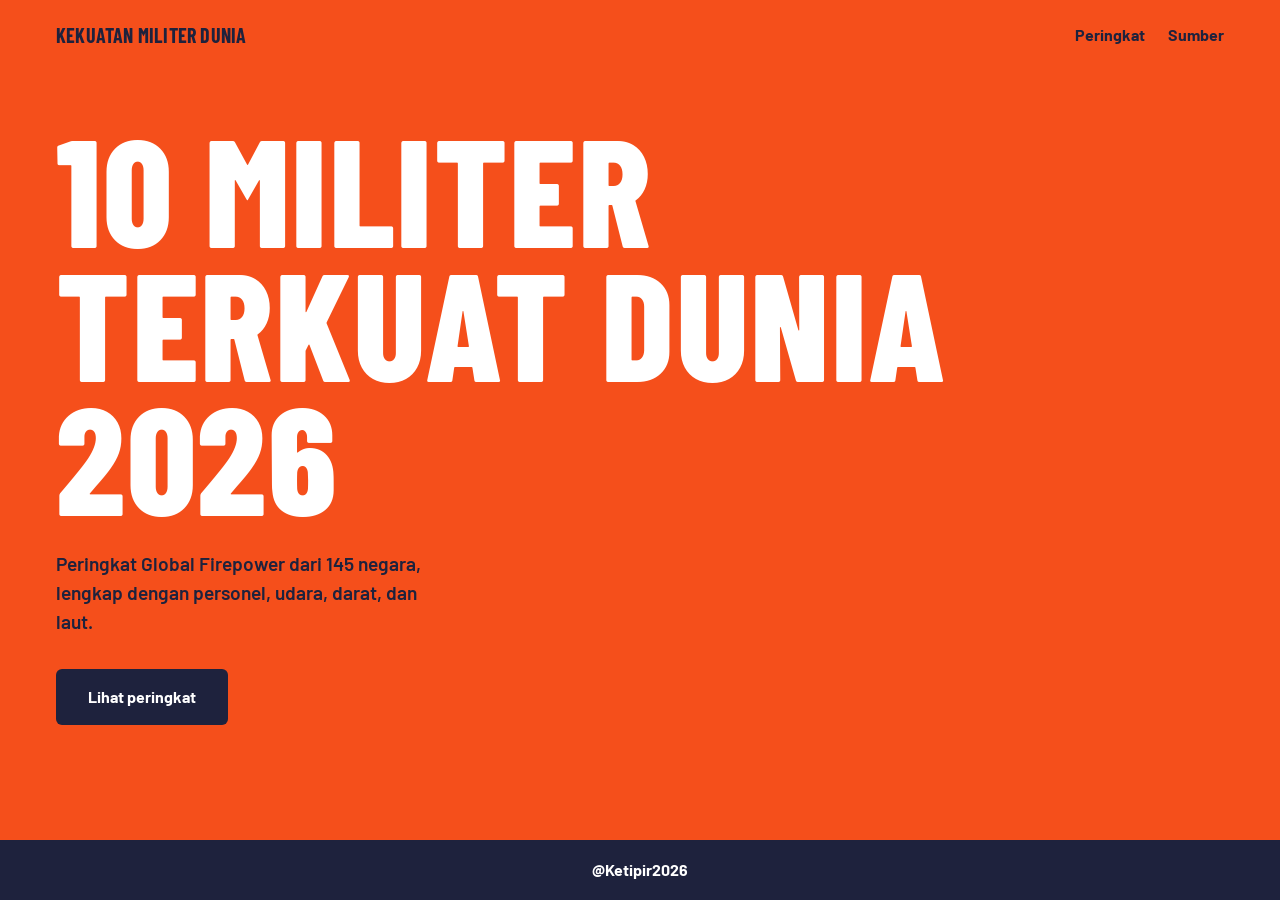
<file: index.html>
<!DOCTYPE html>
<html lang="id">
<head>
    <meta charset="UTF-8">
    <meta name="viewport" content="width=device-width, initial-scale=1.0">
    <meta http-equiv="refresh" content="0; url=tampilan/html/Lobby.html">
    <title>Kekuatan Militer Dunia</title>
</head>
<body>
    <p>Membuka situs… Jika tidak berpindah otomatis, <a href="tampilan/html/Lobby.html">buka halaman utama</a>.</p>
</body>
</html>
</file>
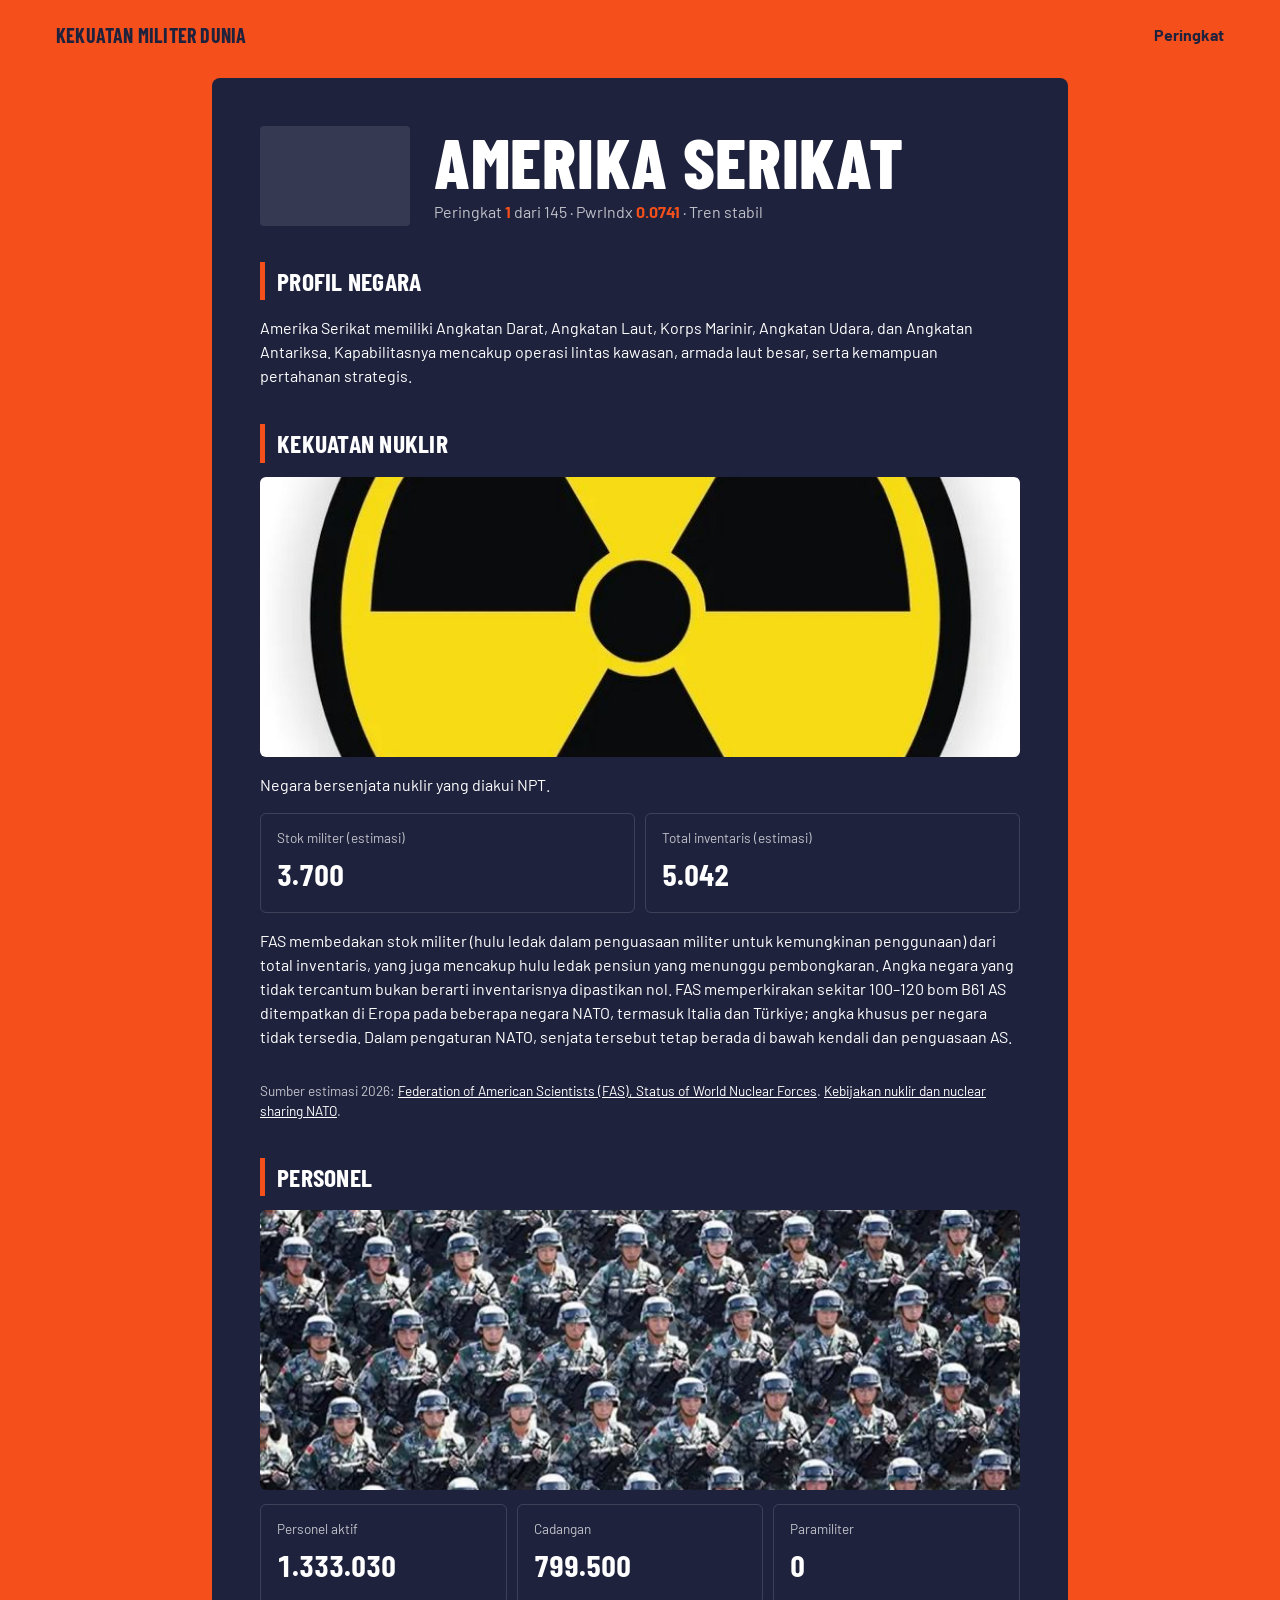
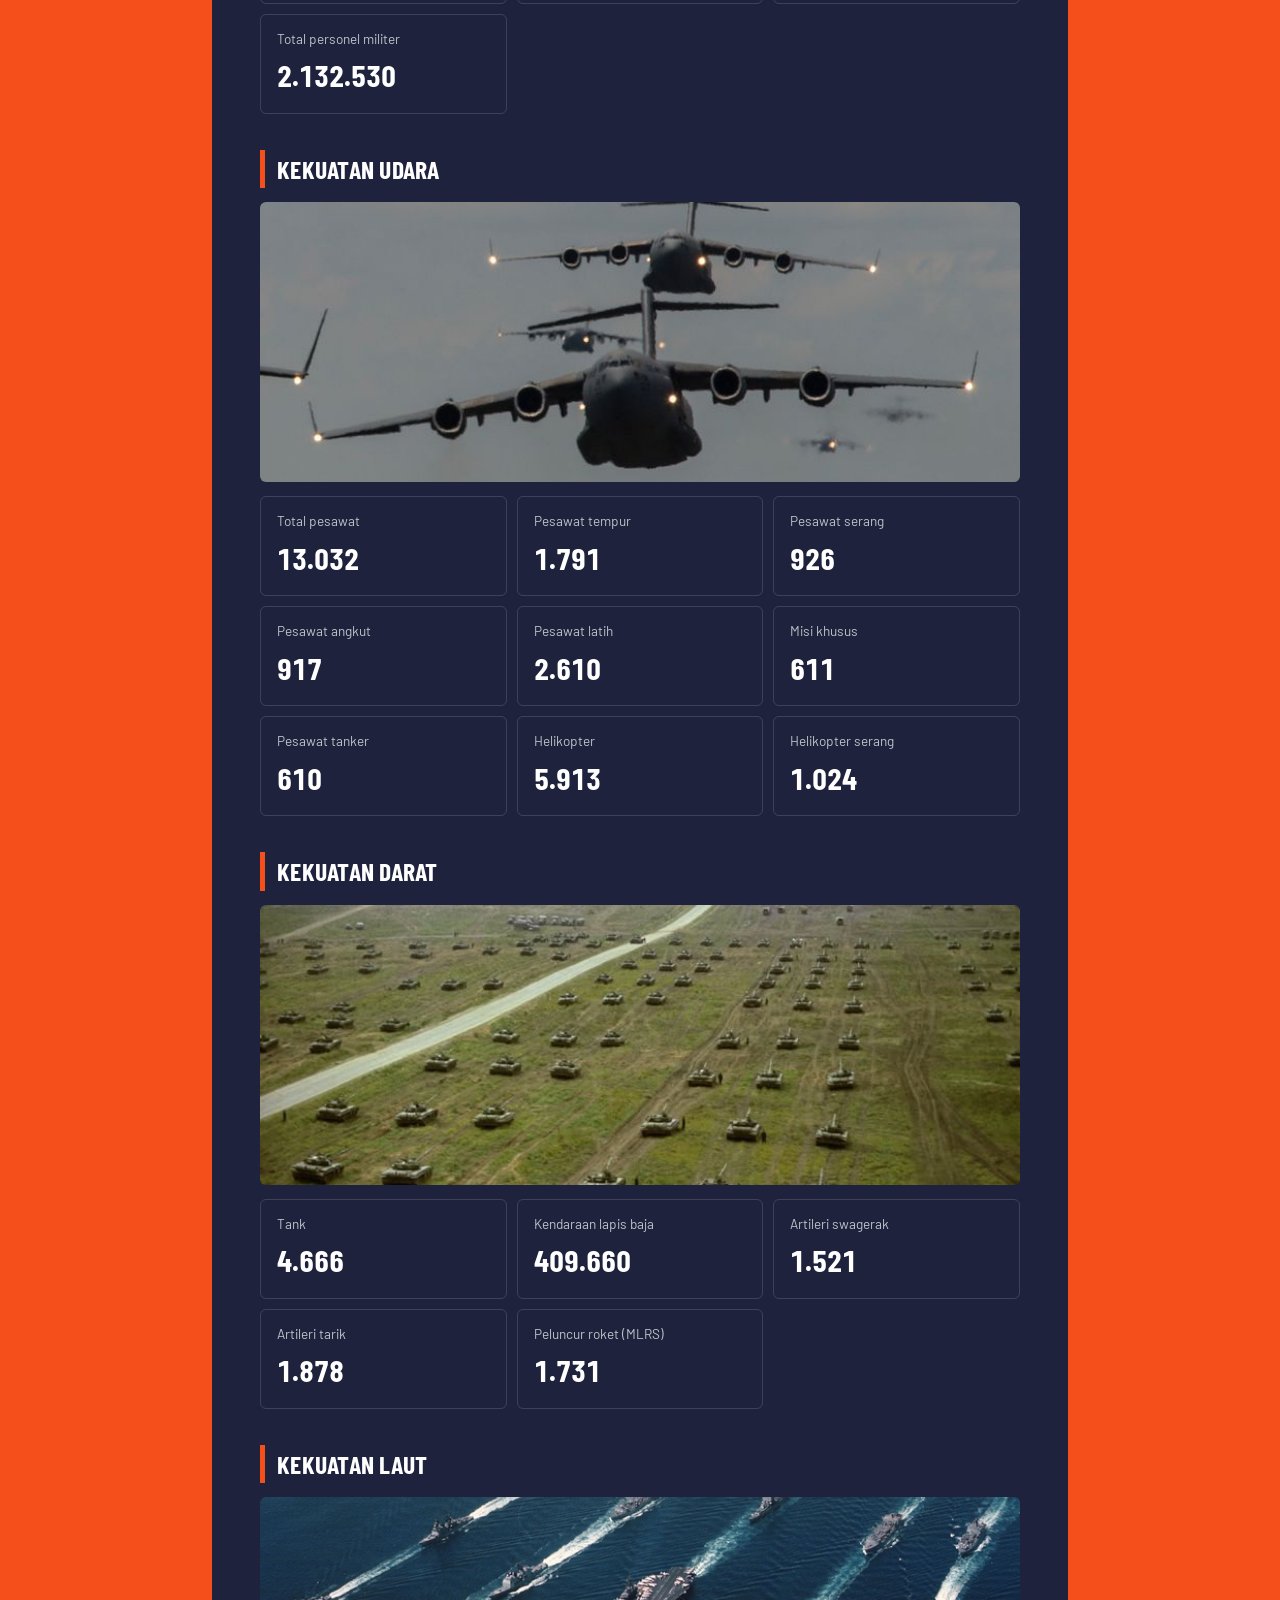
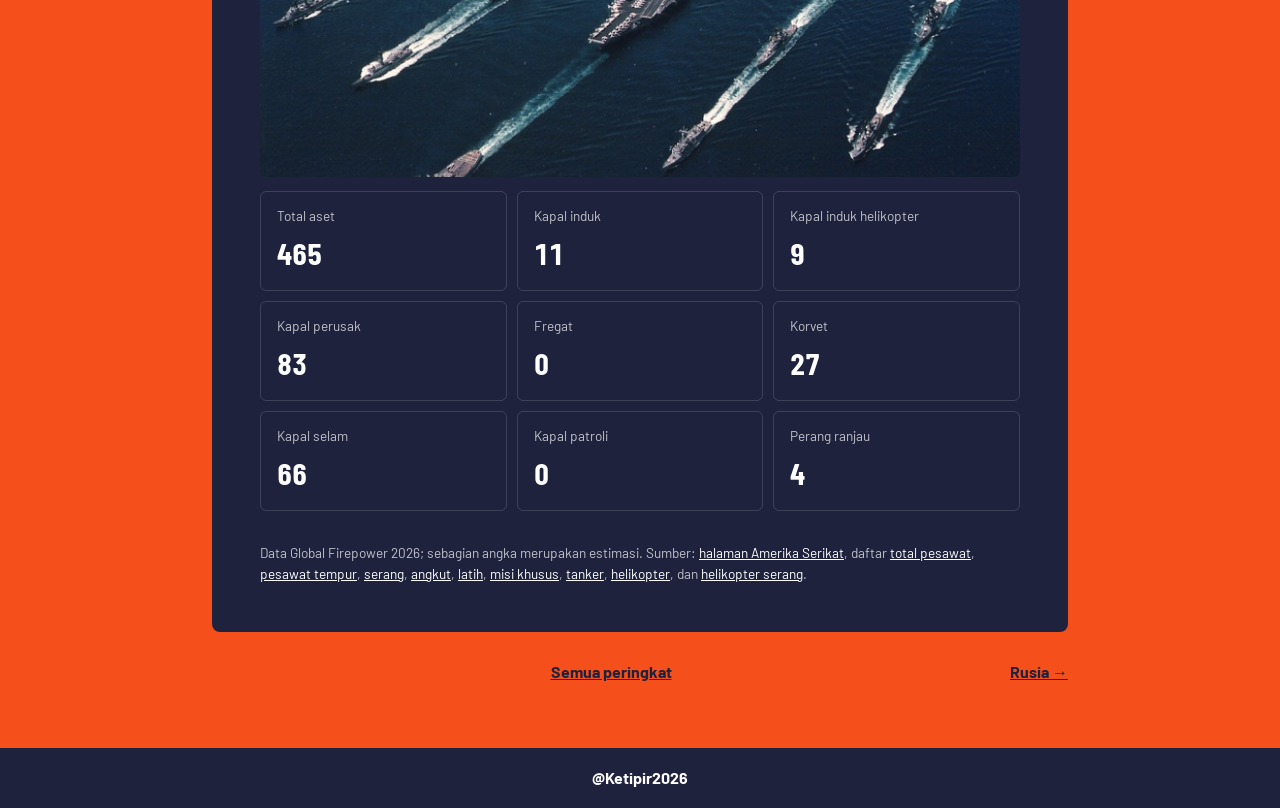
<file: negara/amerika-serikat.html>
<!DOCTYPE html>
<html lang="id">
<head>
    <meta charset="UTF-8">
    <meta name="viewport" content="width=device-width, initial-scale=1.0">
    <title>Amerika Serikat | Kekuatan Militer Dunia 2026</title>
    <link rel="preconnect" href="https://fonts.googleapis.com">
    <link href="https://fonts.googleapis.com/css2?family=Barlow:wght@500;600;700&family=Barlow+Condensed:wght@700;800&display=swap" rel="stylesheet">
    <link rel="stylesheet" href="../tampilan/css/Tampilan.css?v=5">
</head>
<body data-slug="amerika-serikat">
    <header class="bar">
        <a class="brand" href="../tampilan/html/Lobby.html">Kekuatan Militer Dunia</a>
        <nav><a href="../tampilan/html/Daftar_negara.html">Peringkat</a></nav>
    </header>
    <main class="halaman" id="isi"></main>
    <script src="../data/Data_negara.js"></script>
    <script src="../data/Video_bendera.js"></script>
    <script src="../data/Detail_negara.js"></script>
    <footer class="footer-nav"><nav aria-label="Navigasi bawah">@Ketipir2026</nav></footer>
</body>
</html>
</file>
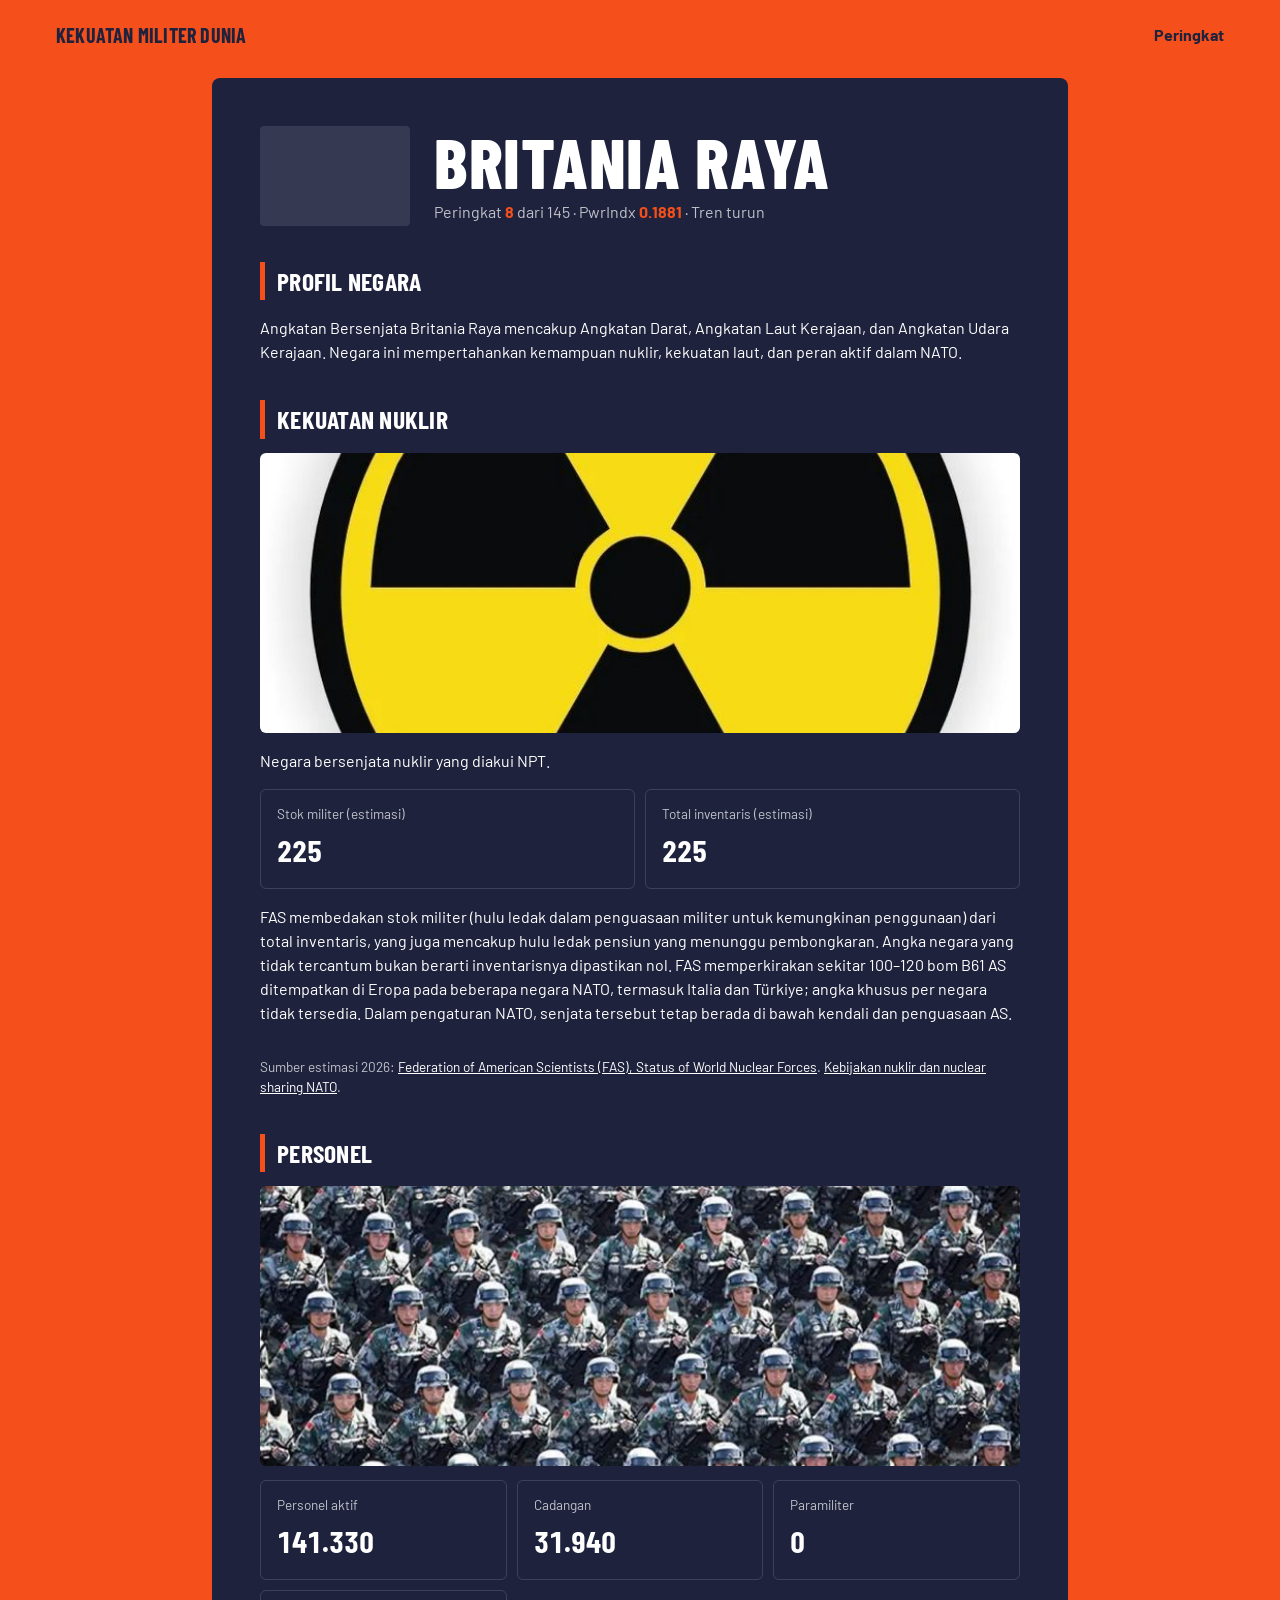
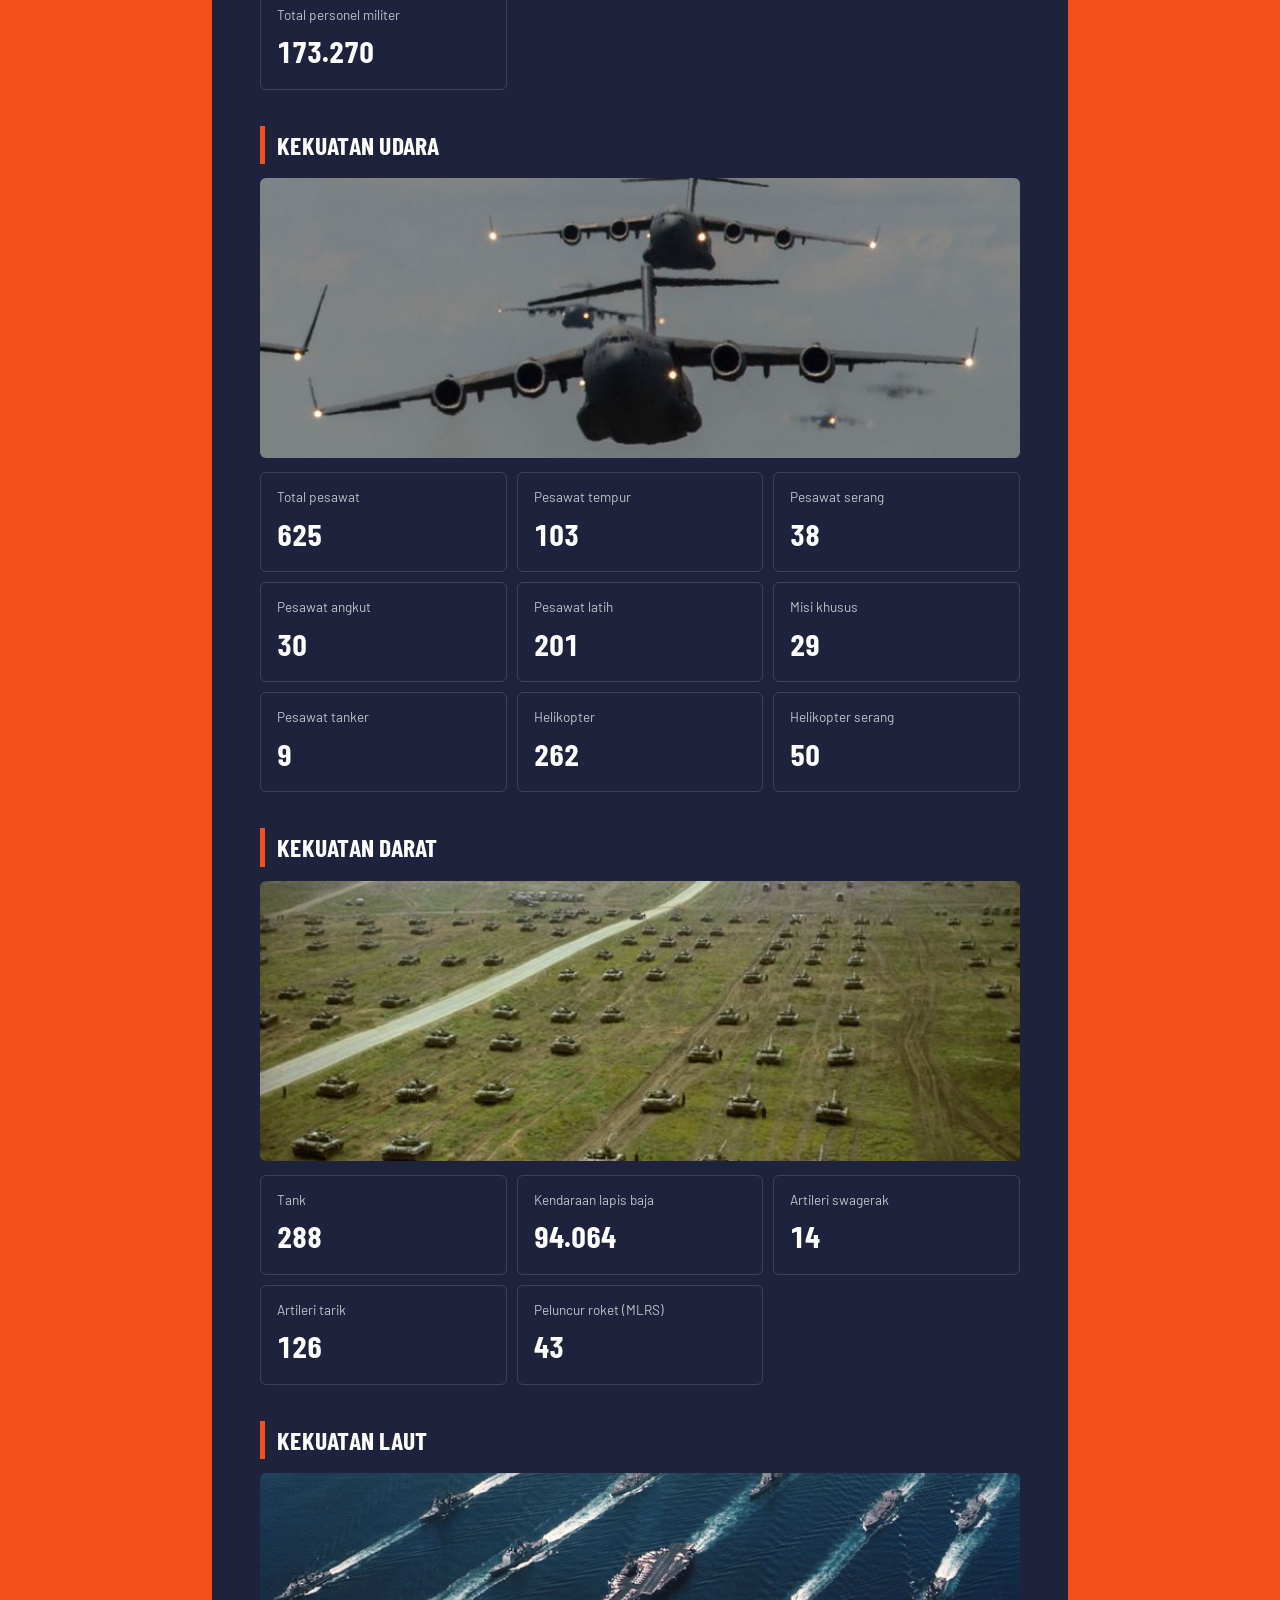
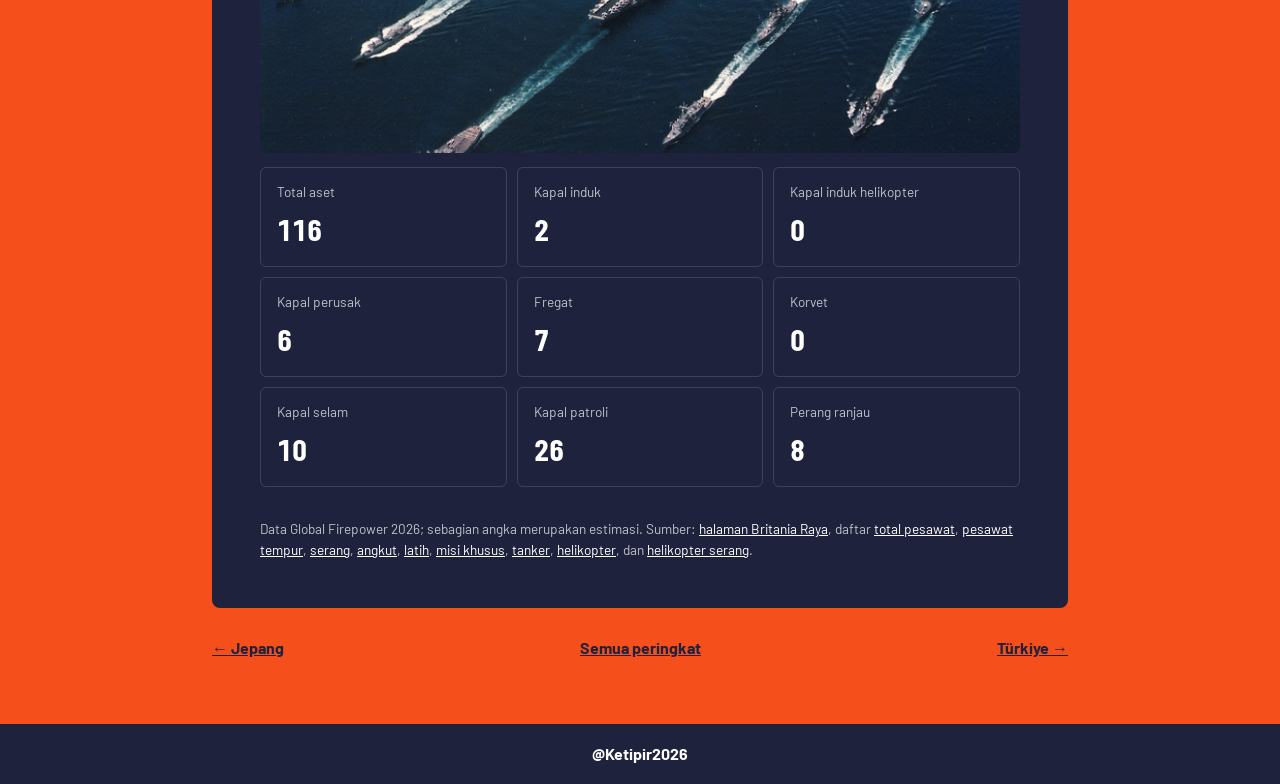
<file: negara/britania-raya.html>
<!DOCTYPE html>
<html lang="id">
<head>
    <meta charset="UTF-8">
    <meta name="viewport" content="width=device-width, initial-scale=1.0">
    <title>Britania Raya | Kekuatan Militer Dunia 2026</title>
    <link rel="preconnect" href="https://fonts.googleapis.com">
    <link href="https://fonts.googleapis.com/css2?family=Barlow:wght@500;600;700&family=Barlow+Condensed:wght@700;800&display=swap" rel="stylesheet">
    <link rel="stylesheet" href="../tampilan/css/Tampilan.css?v=5">
</head>
<body data-slug="britania-raya">
    <header class="bar">
        <a class="brand" href="../tampilan/html/Lobby.html">Kekuatan Militer Dunia</a>
        <nav><a href="../tampilan/html/Daftar_negara.html">Peringkat</a></nav>
    </header>
    <main class="halaman" id="isi"></main>
    <script src="../data/Data_negara.js"></script>
    <script src="../data/Video_bendera.js"></script>
    <script src="../data/Detail_negara.js"></script>
    <footer class="footer-nav"><nav aria-label="Navigasi bawah">@Ketipir2026</nav></footer>
</body>
</html>
</file>
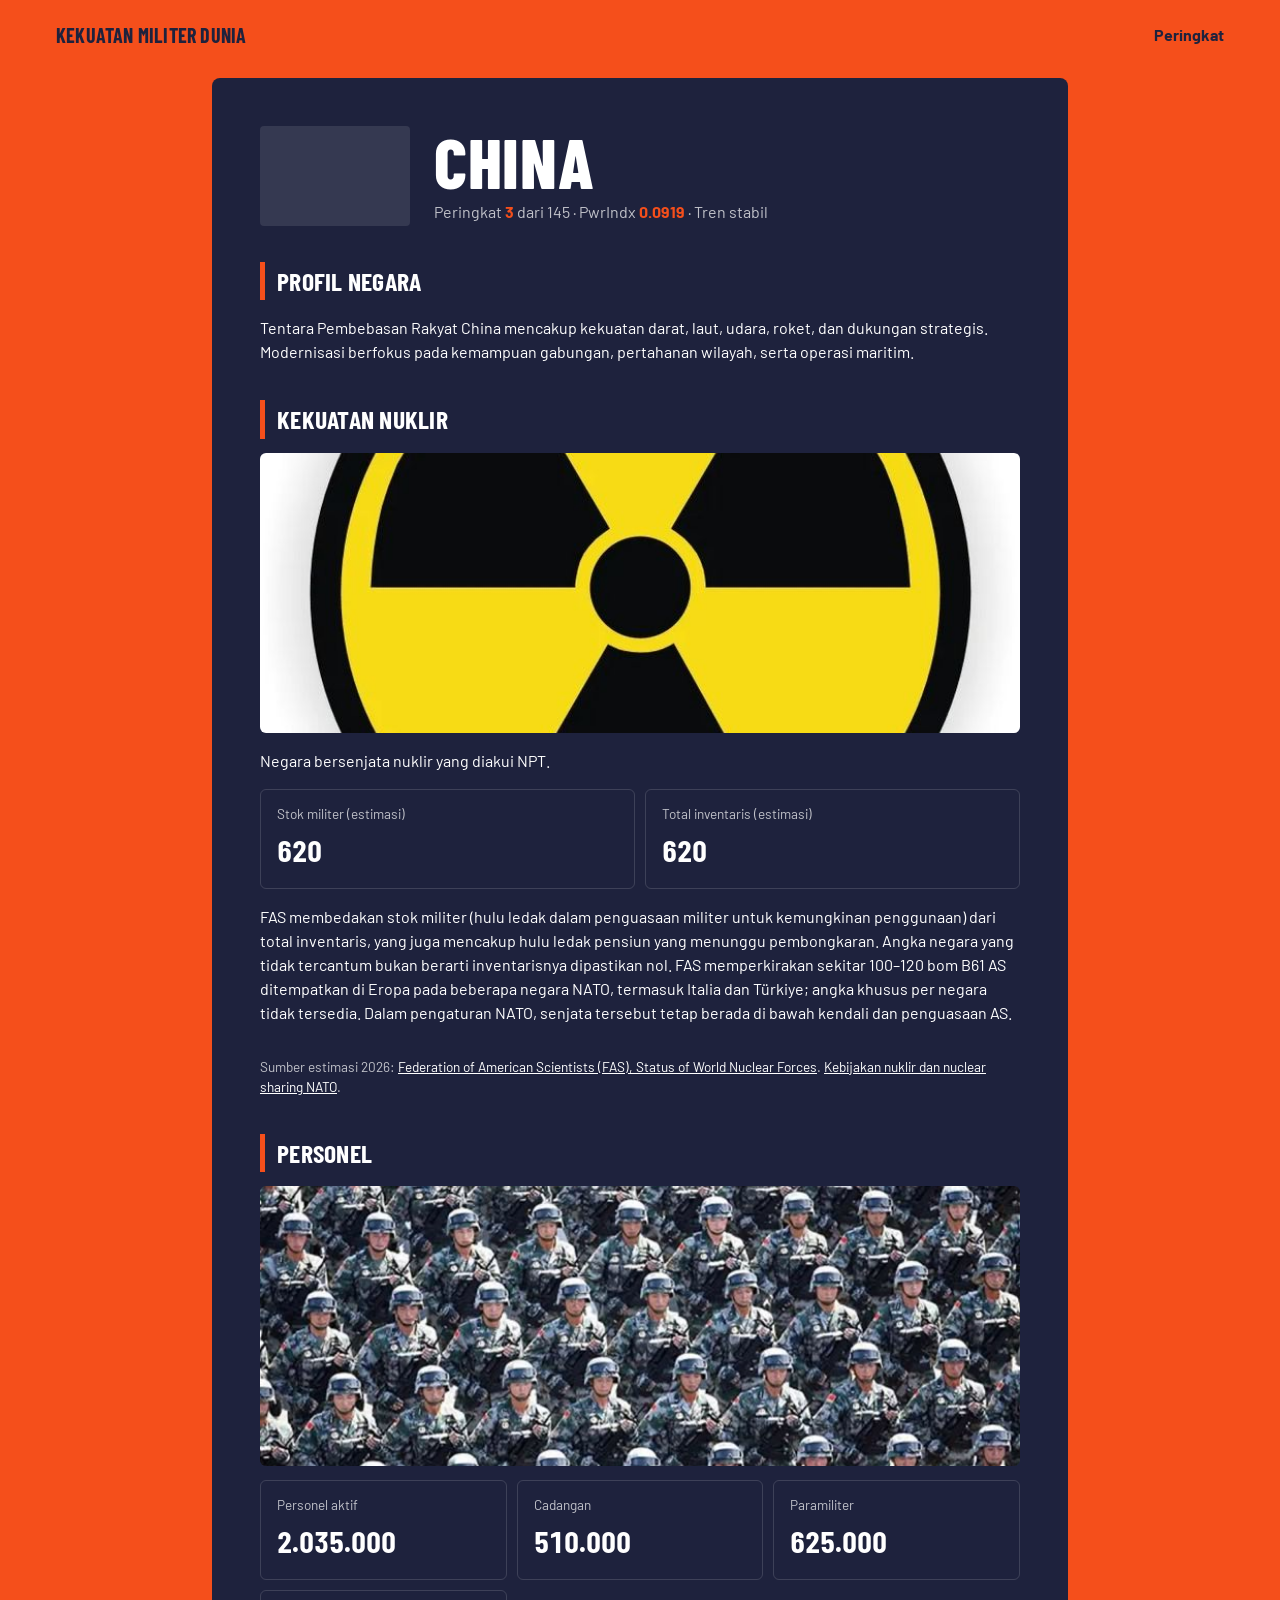
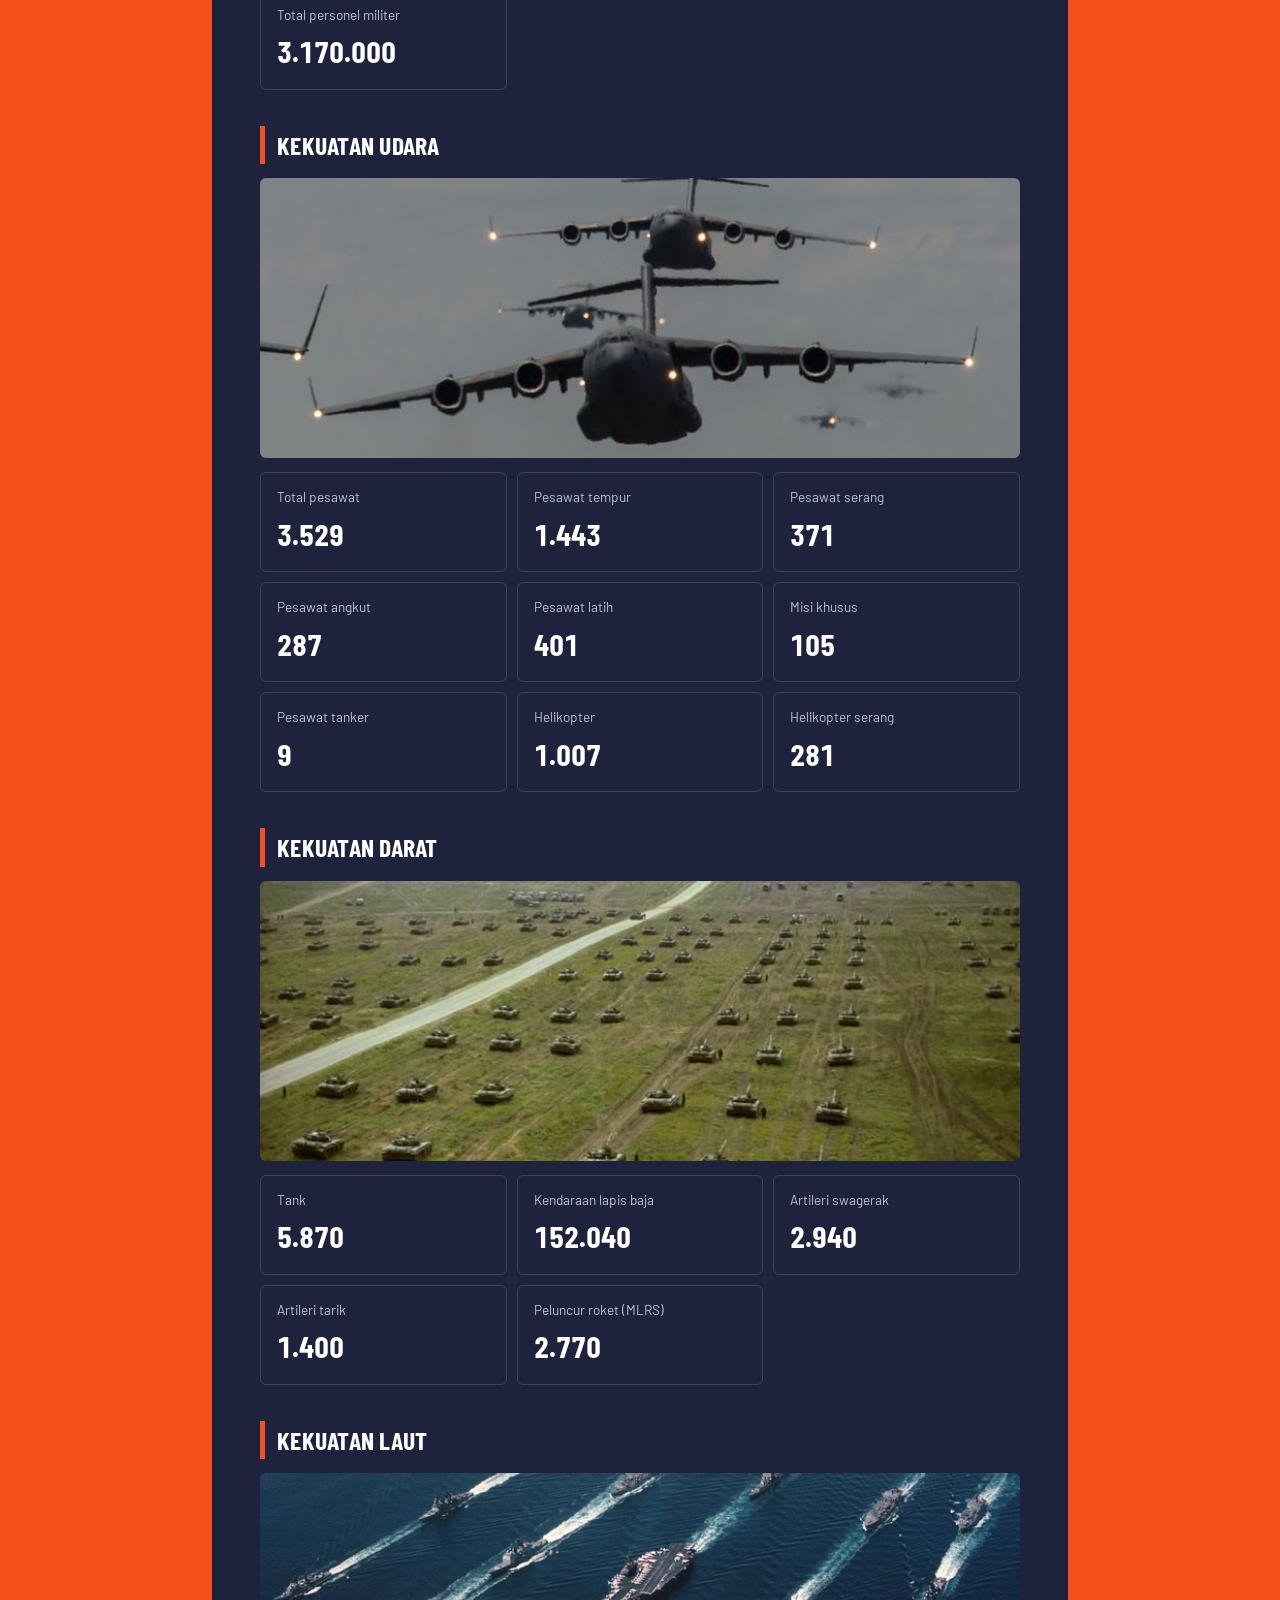
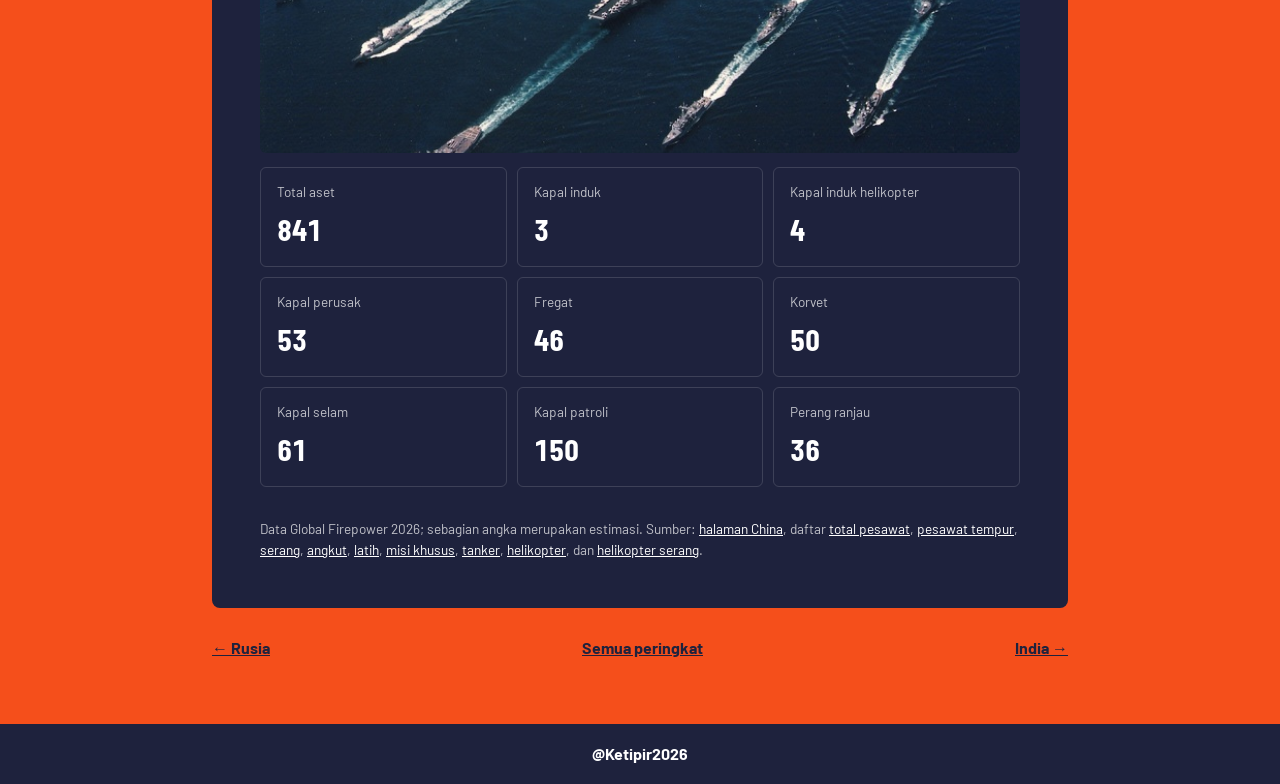
<file: negara/china.html>
<!DOCTYPE html>
<html lang="id">
<head>
    <meta charset="UTF-8">
    <meta name="viewport" content="width=device-width, initial-scale=1.0">
    <title>China | Kekuatan Militer Dunia 2026</title>
    <link rel="preconnect" href="https://fonts.googleapis.com">
    <link href="https://fonts.googleapis.com/css2?family=Barlow:wght@500;600;700&family=Barlow+Condensed:wght@700;800&display=swap" rel="stylesheet">
    <link rel="stylesheet" href="../tampilan/css/Tampilan.css?v=5">
</head>
<body data-slug="china">
    <header class="bar">
        <a class="brand" href="../tampilan/html/Lobby.html">Kekuatan Militer Dunia</a>
        <nav><a href="../tampilan/html/Daftar_negara.html">Peringkat</a></nav>
    </header>
    <main class="halaman" id="isi"></main>
    <script src="../data/Data_negara.js"></script>
    <script src="../data/Video_bendera.js"></script>
    <script src="../data/Detail_negara.js"></script>
    <footer class="footer-nav"><nav aria-label="Navigasi bawah">@Ketipir2026</nav></footer>
</body>
</html>
</file>
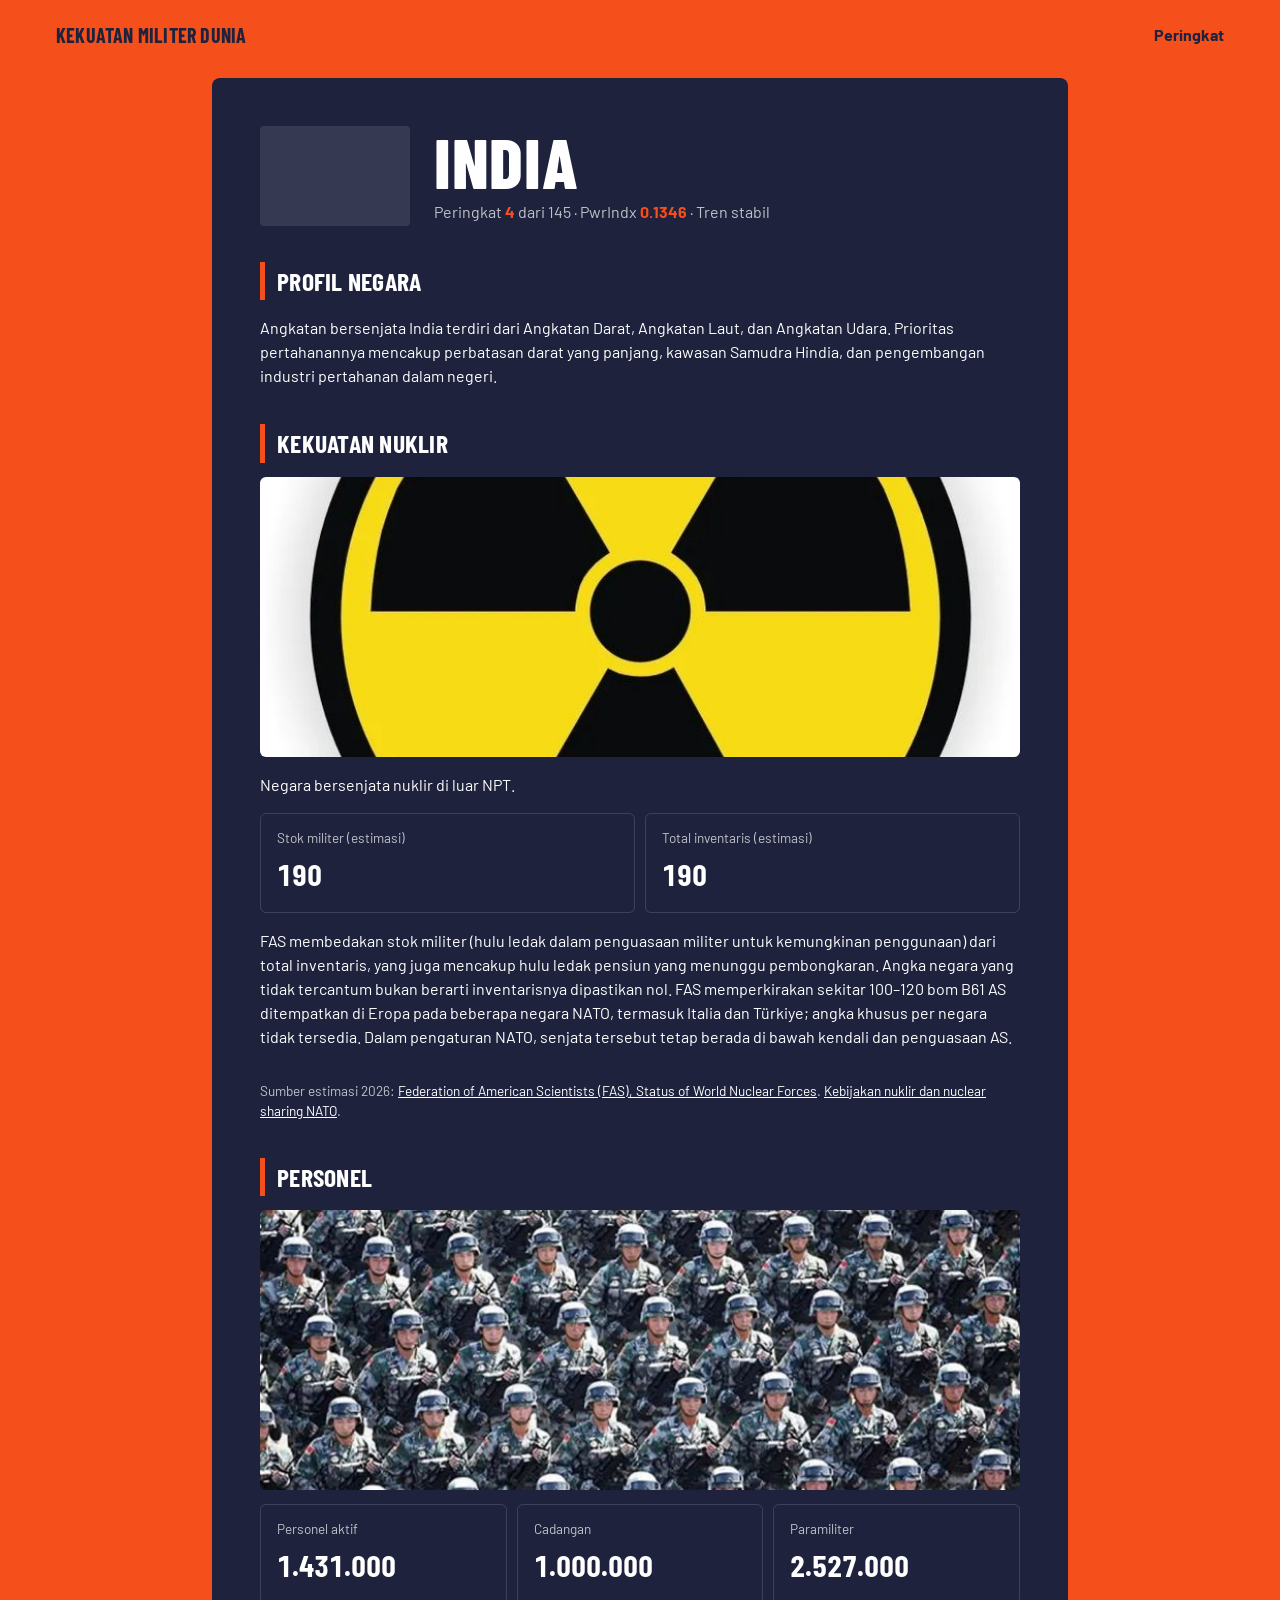
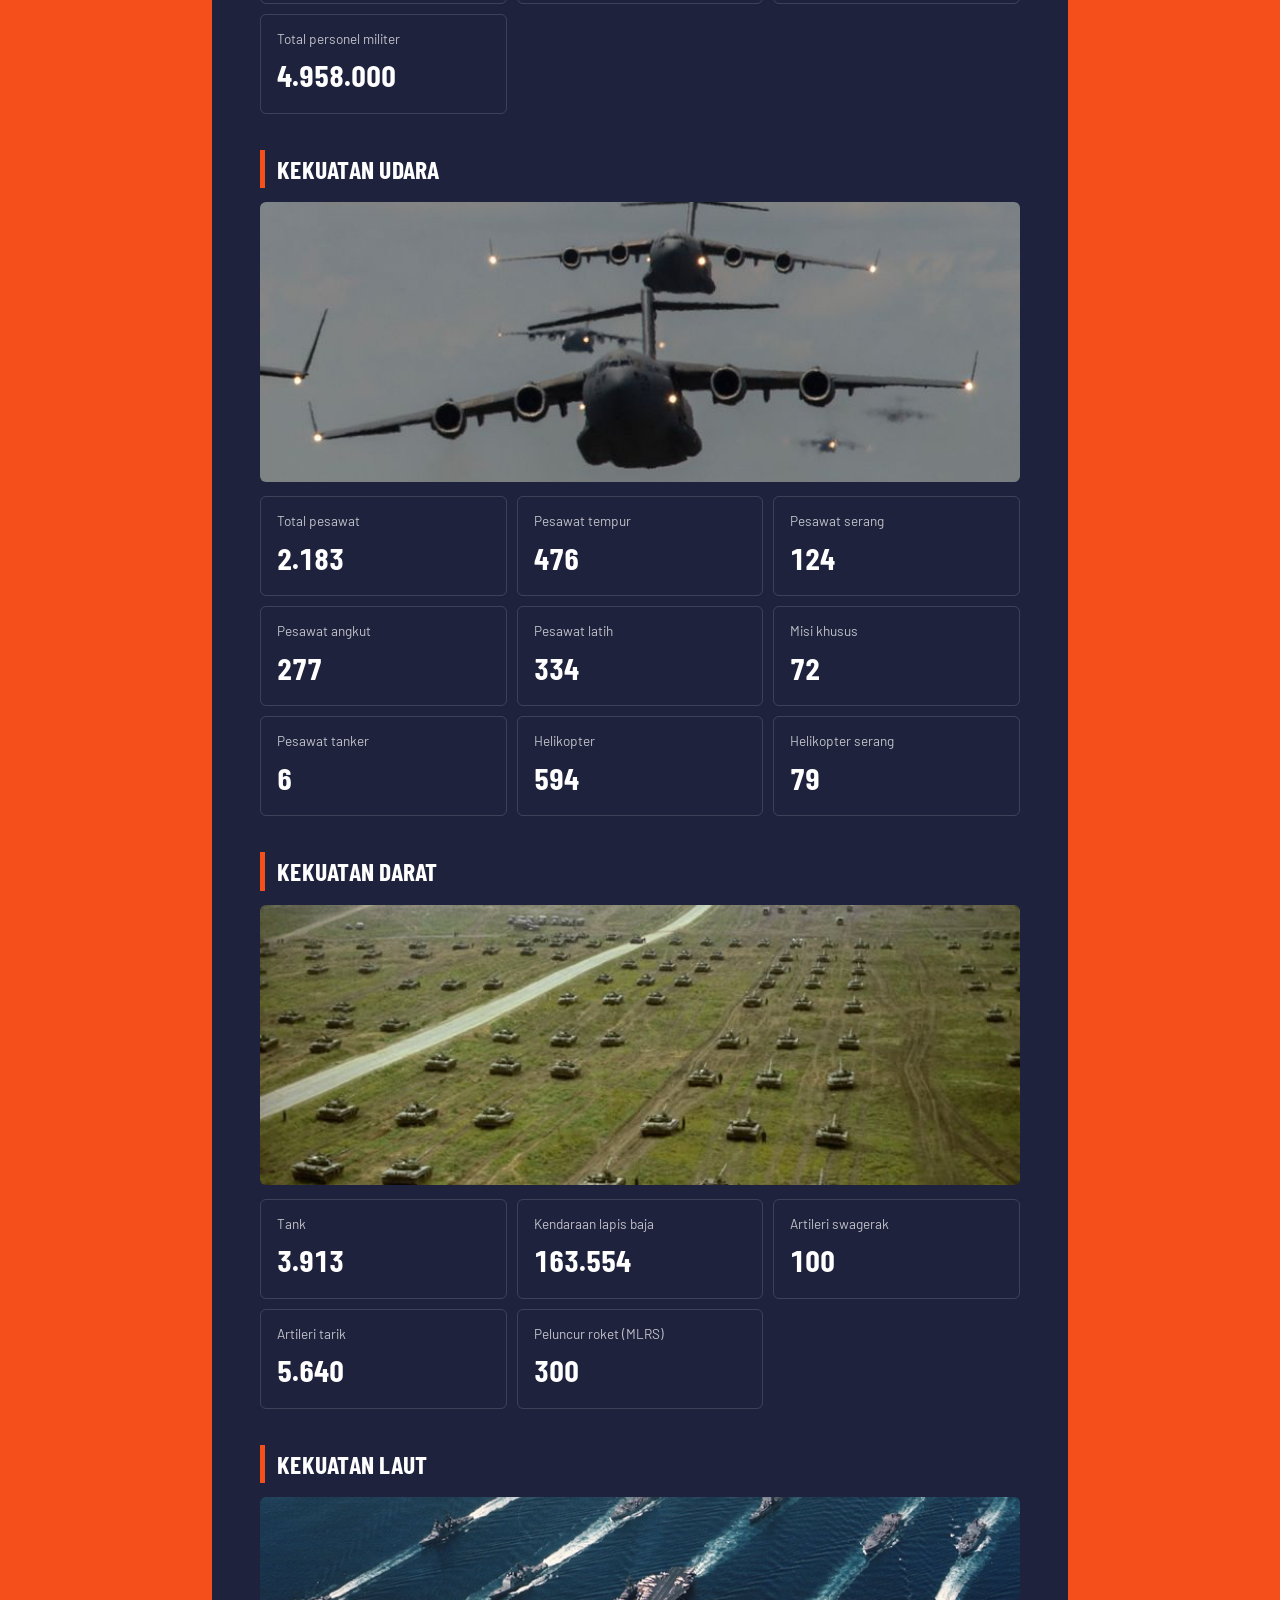
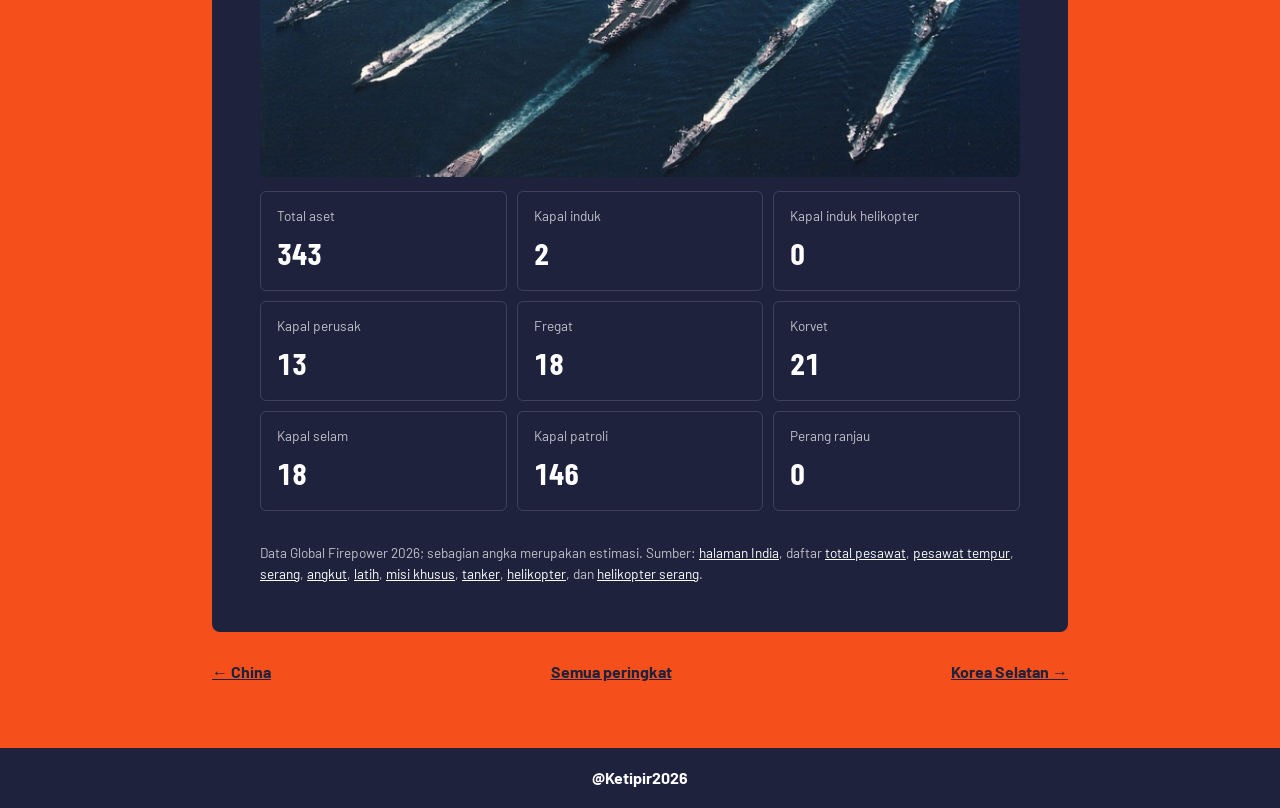
<file: negara/india.html>
<!DOCTYPE html>
<html lang="id">
<head>
    <meta charset="UTF-8">
    <meta name="viewport" content="width=device-width, initial-scale=1.0">
    <title>India | Kekuatan Militer Dunia 2026</title>
    <link rel="preconnect" href="https://fonts.googleapis.com">
    <link href="https://fonts.googleapis.com/css2?family=Barlow:wght@500;600;700&family=Barlow+Condensed:wght@700;800&display=swap" rel="stylesheet">
    <link rel="stylesheet" href="../tampilan/css/Tampilan.css?v=5">
</head>
<body data-slug="india">
    <header class="bar">
        <a class="brand" href="../tampilan/html/Lobby.html">Kekuatan Militer Dunia</a>
        <nav><a href="../tampilan/html/Daftar_negara.html">Peringkat</a></nav>
    </header>
    <main class="halaman" id="isi"></main>
    <script src="../data/Data_negara.js"></script>
    <script src="../data/Video_bendera.js"></script>
    <script src="../data/Detail_negara.js"></script>
    <footer class="footer-nav"><nav aria-label="Navigasi bawah">@Ketipir2026</nav></footer>
</body>
</html>
</file>
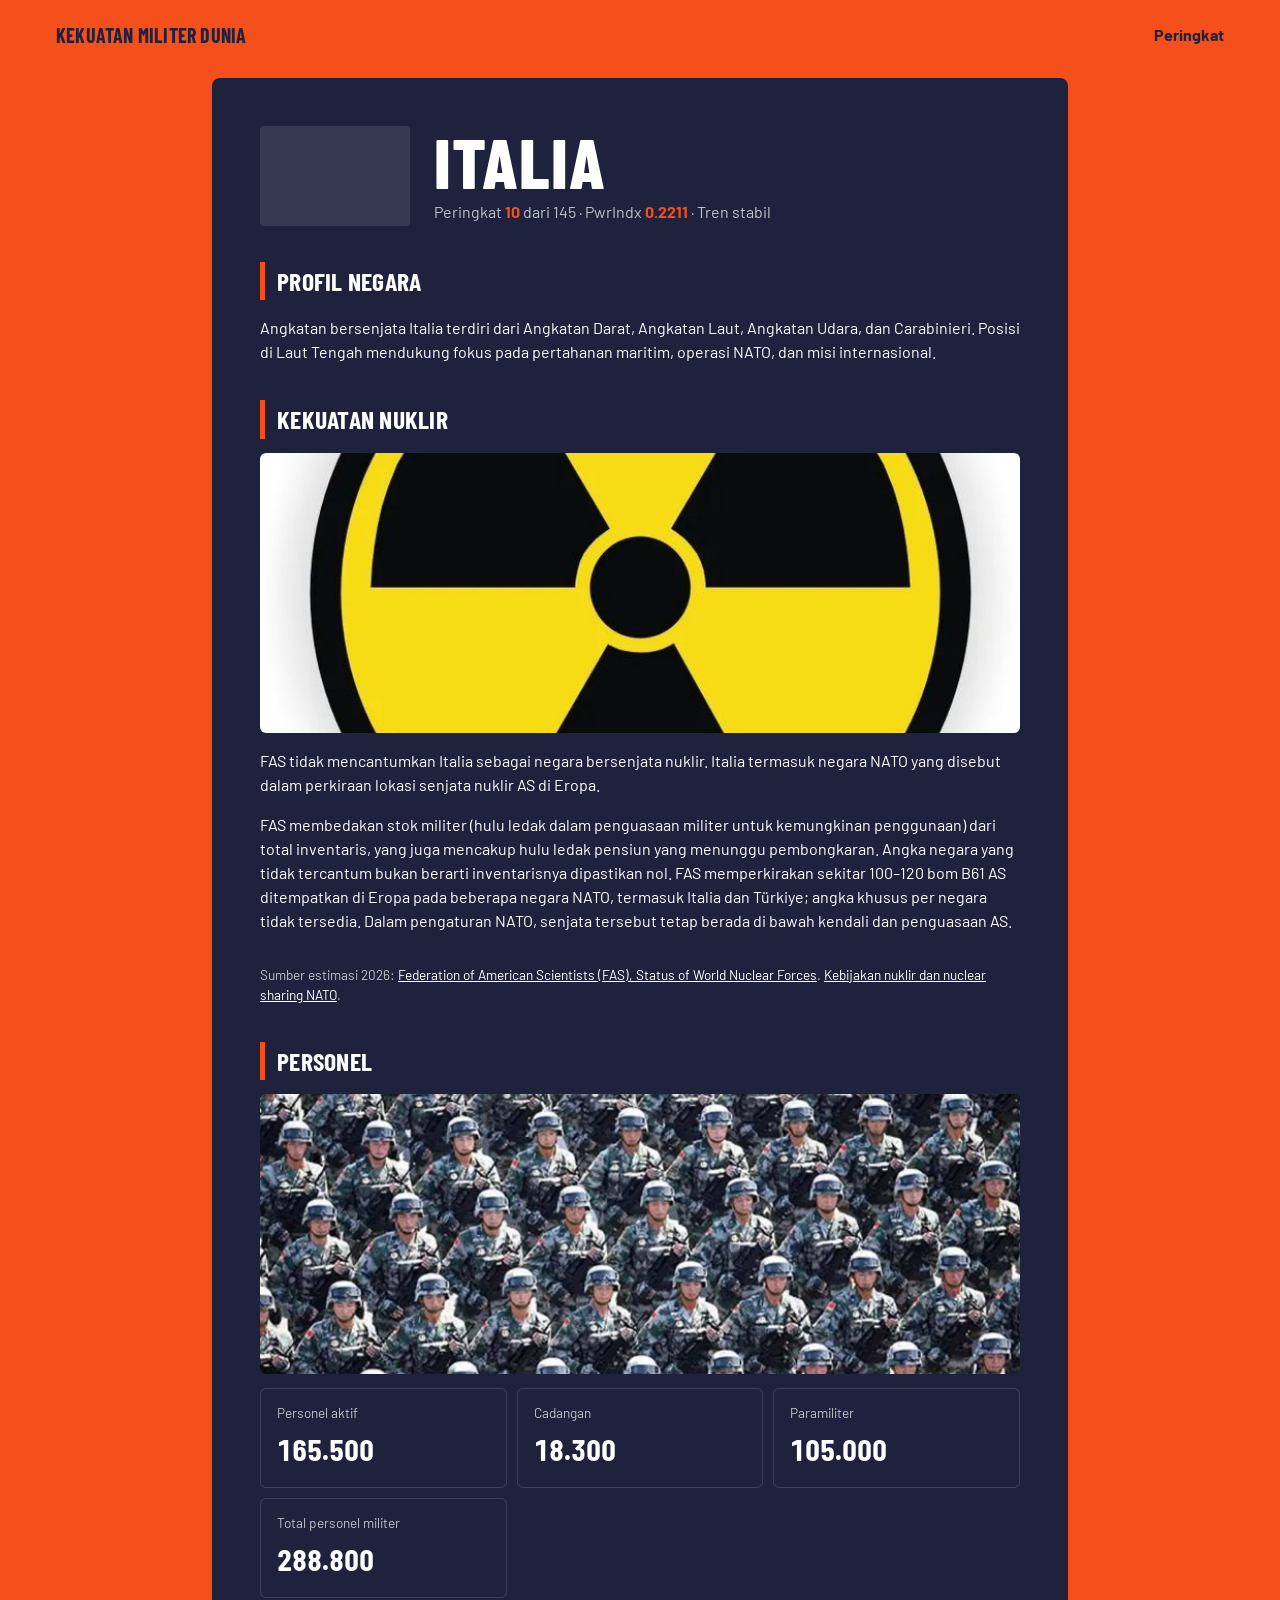
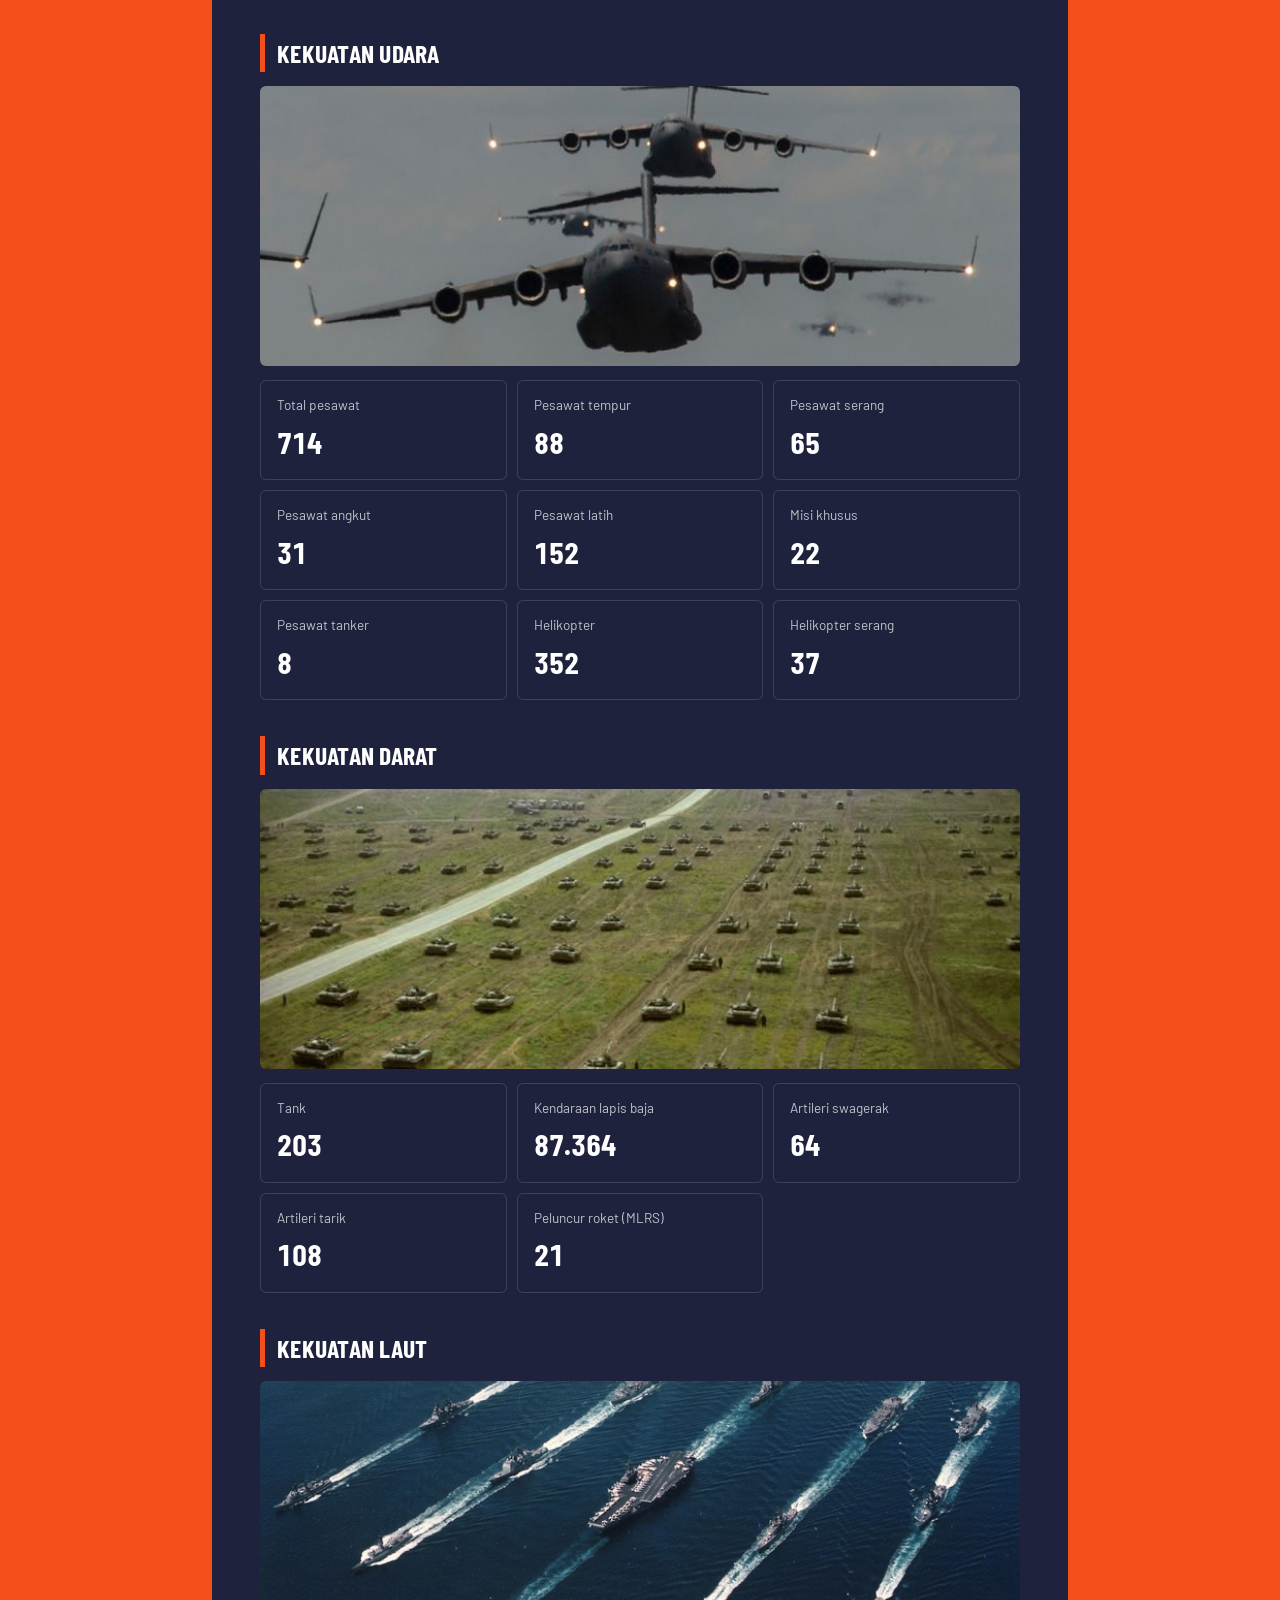
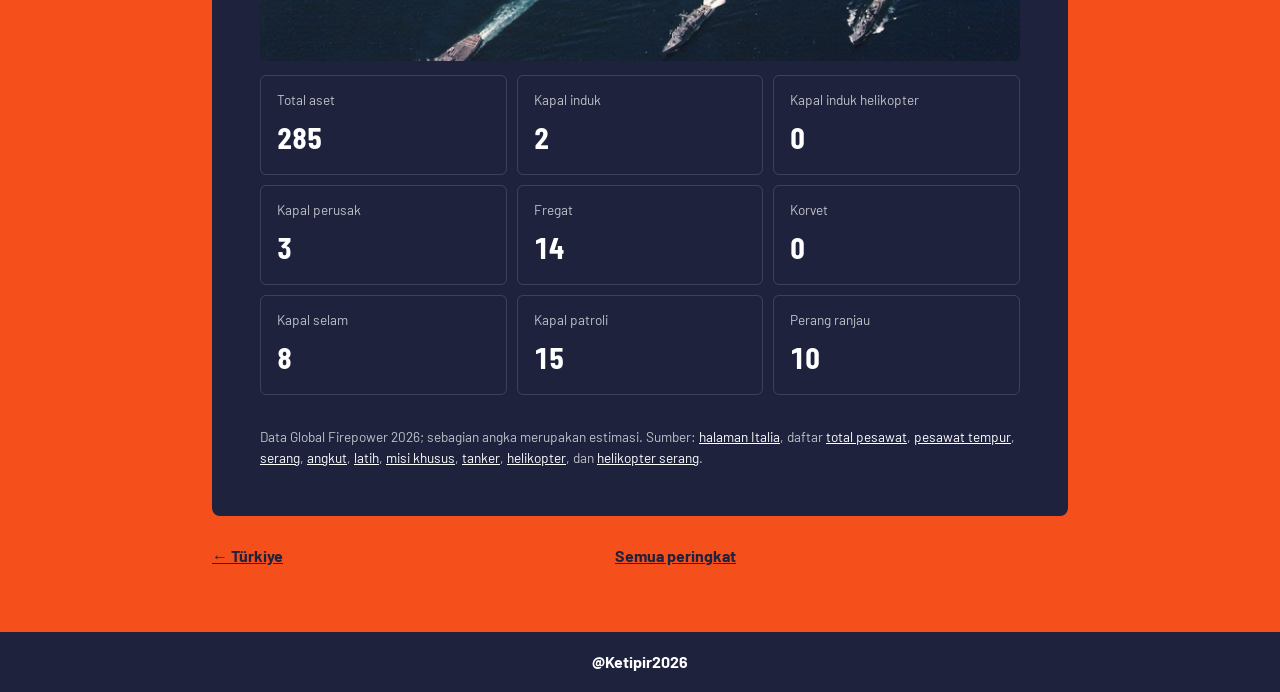
<file: negara/italia.html>
<!DOCTYPE html>
<html lang="id">
<head>
    <meta charset="UTF-8">
    <meta name="viewport" content="width=device-width, initial-scale=1.0">
    <title>Italia | Kekuatan Militer Dunia 2026</title>
    <link rel="preconnect" href="https://fonts.googleapis.com">
    <link href="https://fonts.googleapis.com/css2?family=Barlow:wght@500;600;700&family=Barlow+Condensed:wght@700;800&display=swap" rel="stylesheet">
    <link rel="stylesheet" href="../tampilan/css/Tampilan.css?v=5">
</head>
<body data-slug="italia">
    <header class="bar">
        <a class="brand" href="../tampilan/html/Lobby.html">Kekuatan Militer Dunia</a>
        <nav><a href="../tampilan/html/Daftar_negara.html">Peringkat</a></nav>
    </header>
    <main class="halaman" id="isi"></main>
    <script src="../data/Data_negara.js"></script>
    <script src="../data/Video_bendera.js"></script>
    <script src="../data/Detail_negara.js"></script>
    <footer class="footer-nav"><nav aria-label="Navigasi bawah">@Ketipir2026</nav></footer>
</body>
</html>
</file>
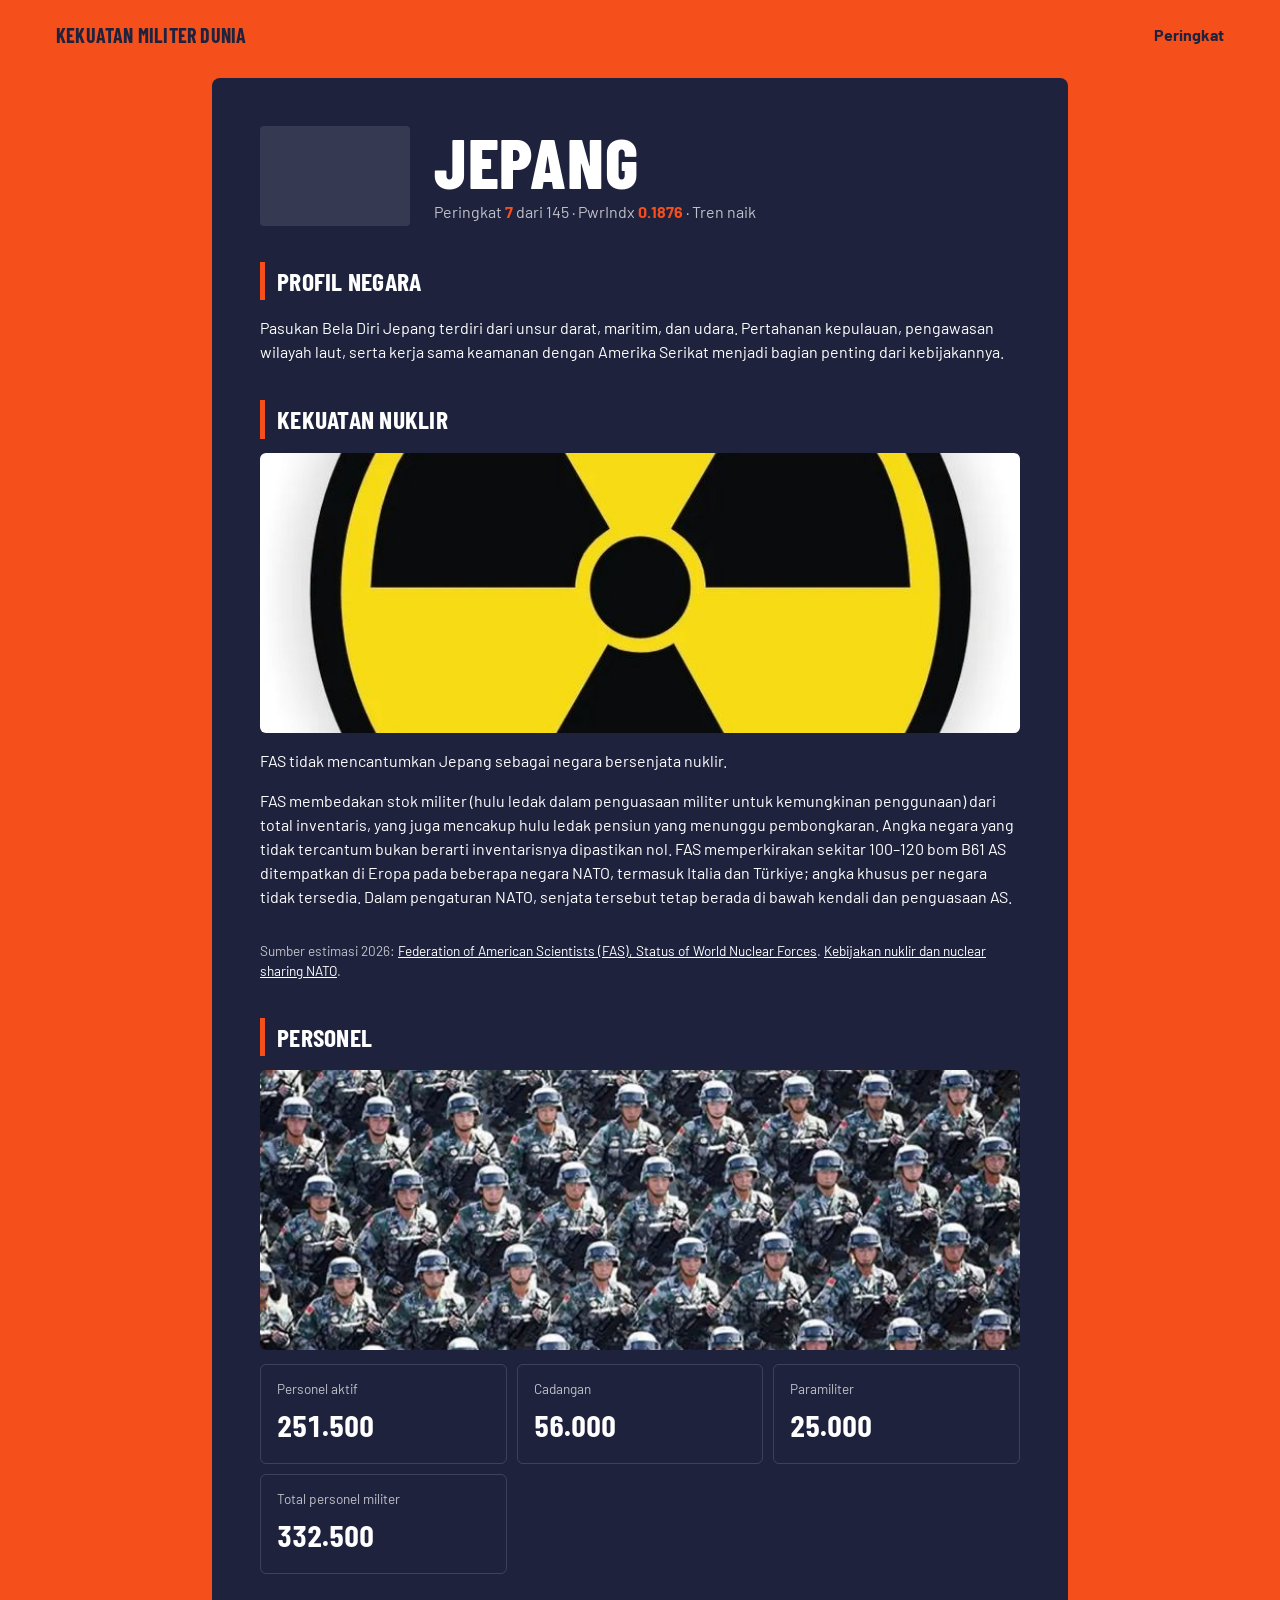
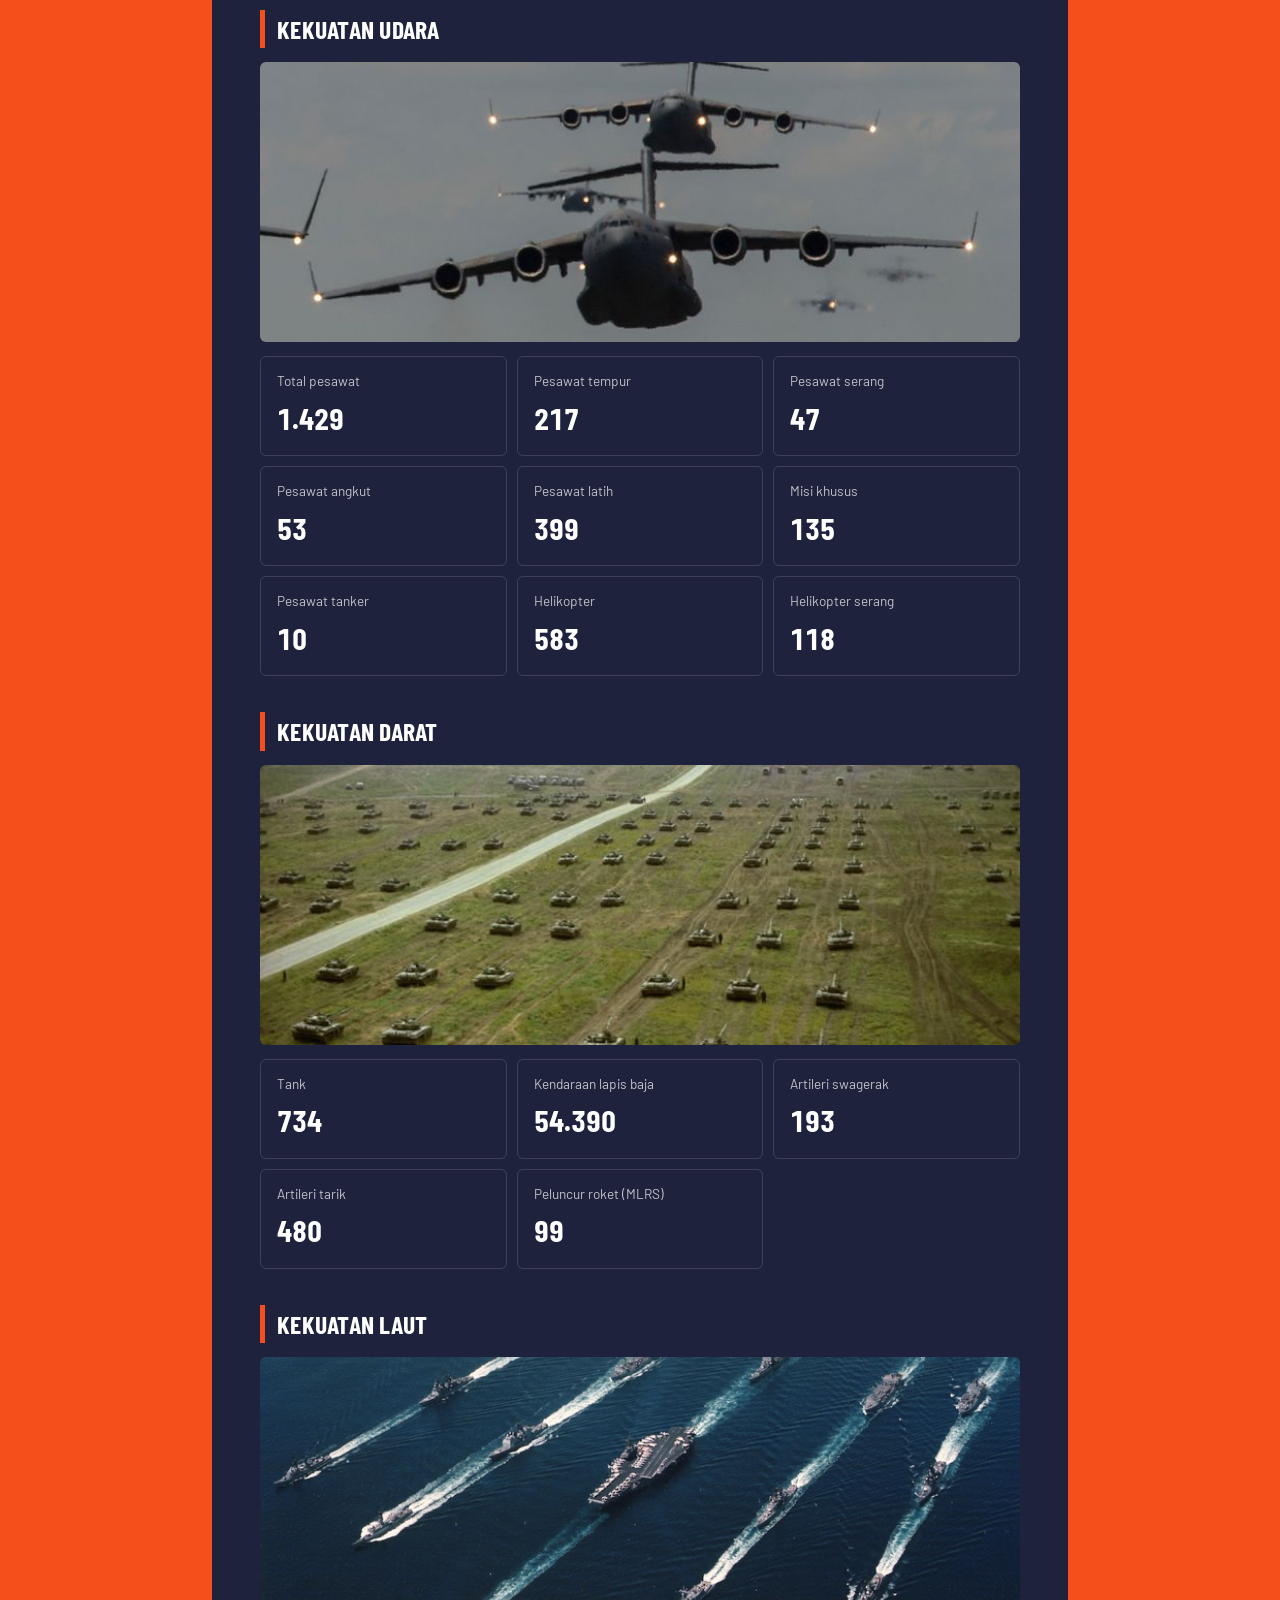
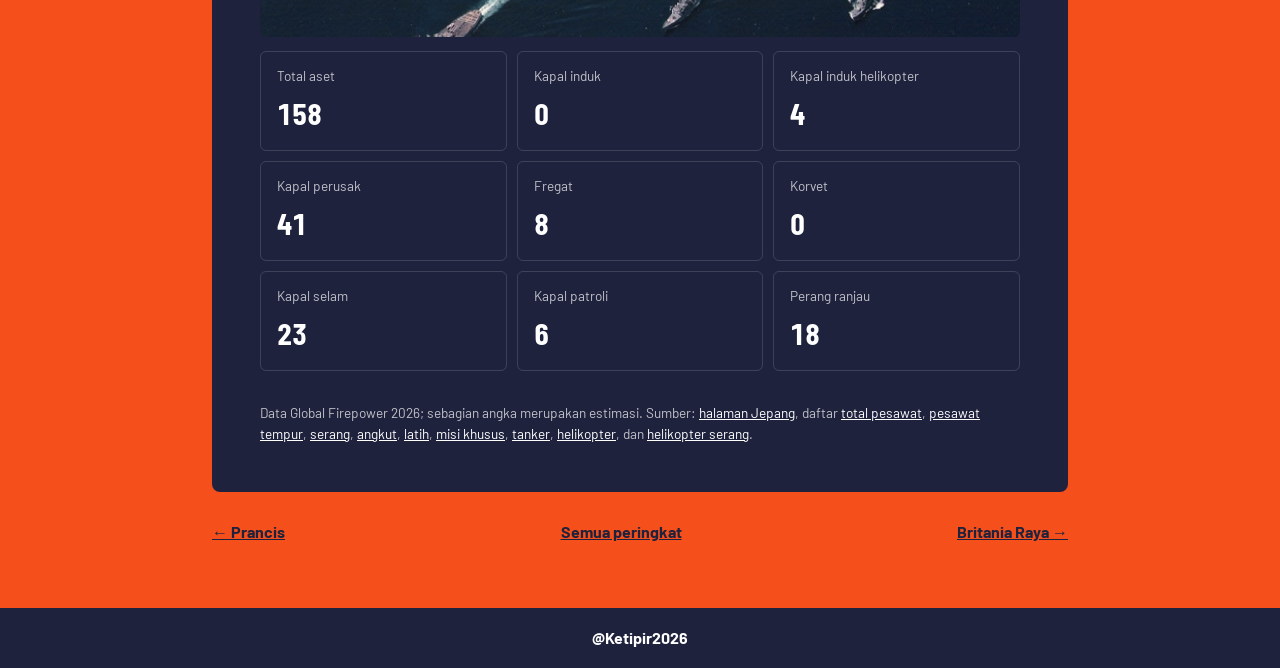
<file: negara/jepang.html>
<!DOCTYPE html>
<html lang="id">
<head>
    <meta charset="UTF-8">
    <meta name="viewport" content="width=device-width, initial-scale=1.0">
    <title>Jepang | Kekuatan Militer Dunia 2026</title>
    <link rel="preconnect" href="https://fonts.googleapis.com">
    <link href="https://fonts.googleapis.com/css2?family=Barlow:wght@500;600;700&family=Barlow+Condensed:wght@700;800&display=swap" rel="stylesheet">
    <link rel="stylesheet" href="../tampilan/css/Tampilan.css?v=5">
</head>
<body data-slug="jepang">
    <header class="bar">
        <a class="brand" href="../tampilan/html/Lobby.html">Kekuatan Militer Dunia</a>
        <nav><a href="../tampilan/html/Daftar_negara.html">Peringkat</a></nav>
    </header>
    <main class="halaman" id="isi"></main>
    <script src="../data/Data_negara.js"></script>
    <script src="../data/Video_bendera.js"></script>
    <script src="../data/Detail_negara.js"></script>
    <footer class="footer-nav"><nav aria-label="Navigasi bawah">@Ketipir2026</nav></footer>
</body>
</html>
</file>
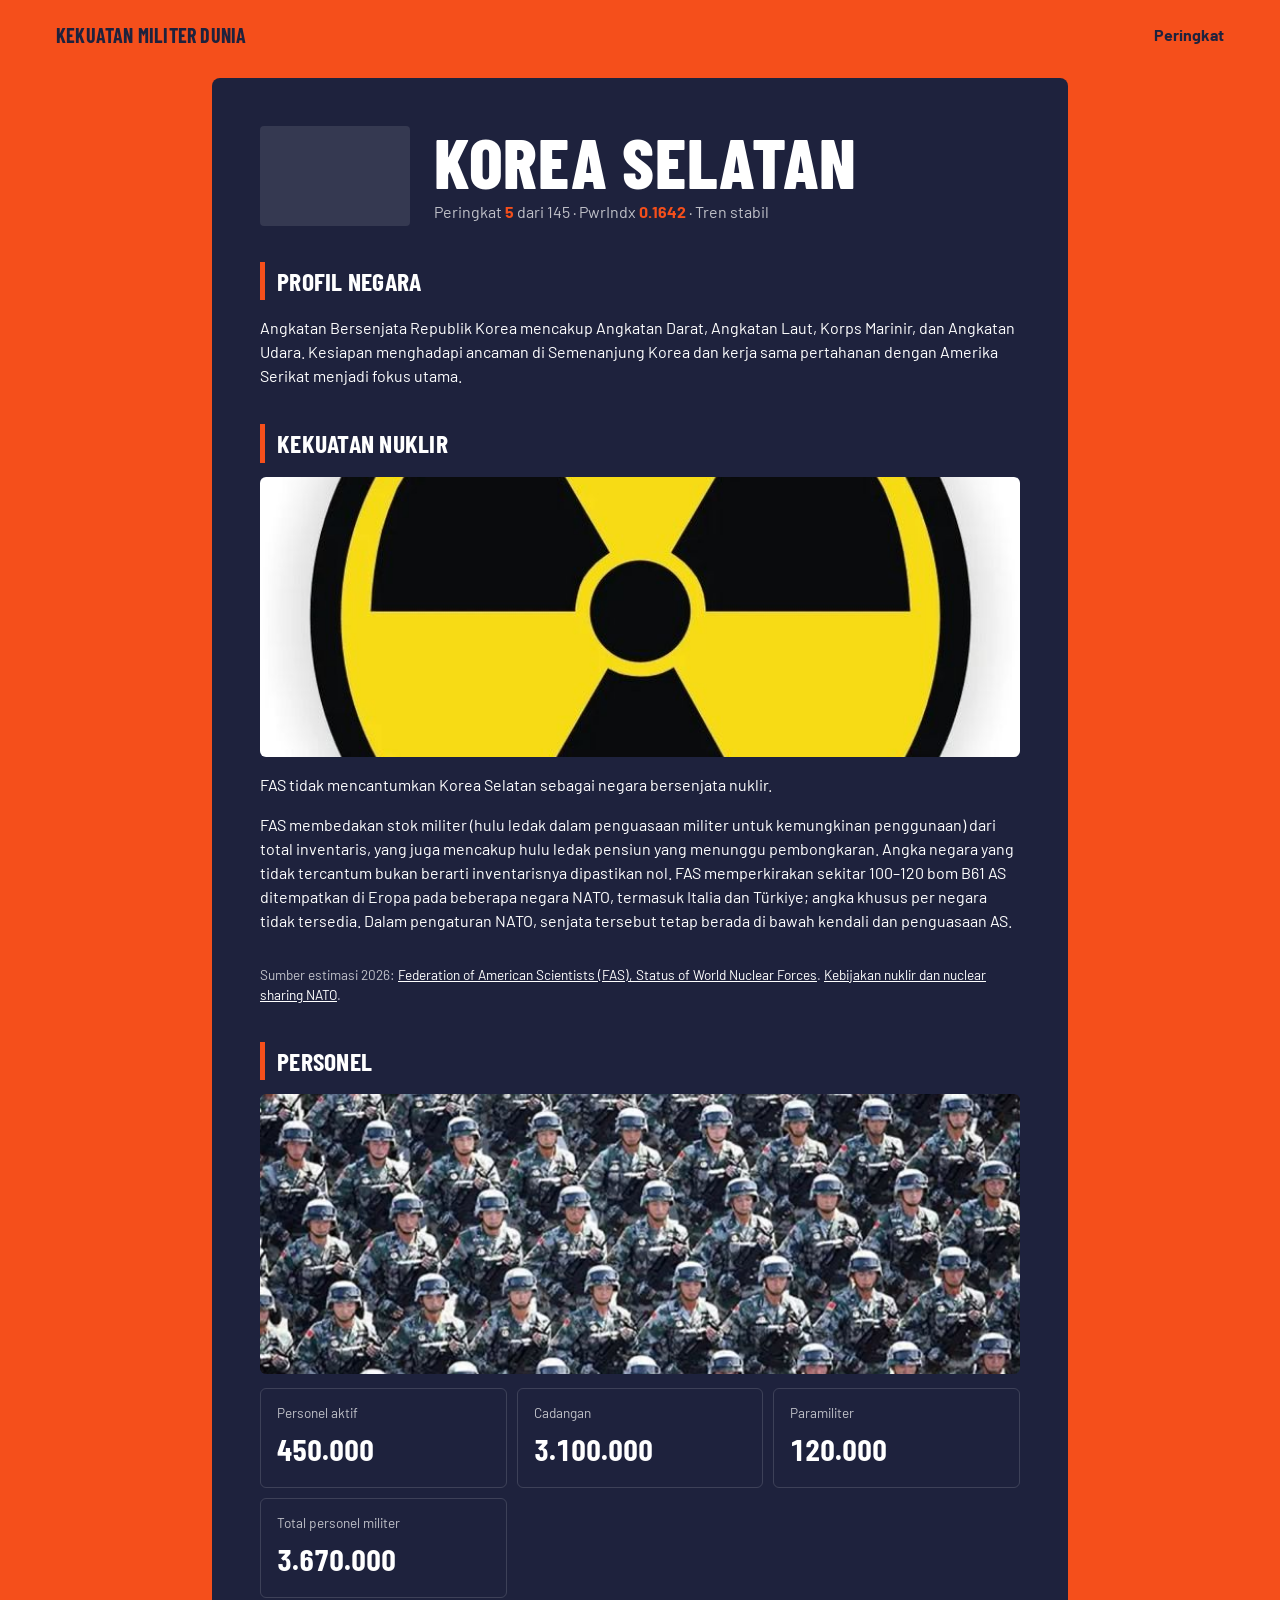
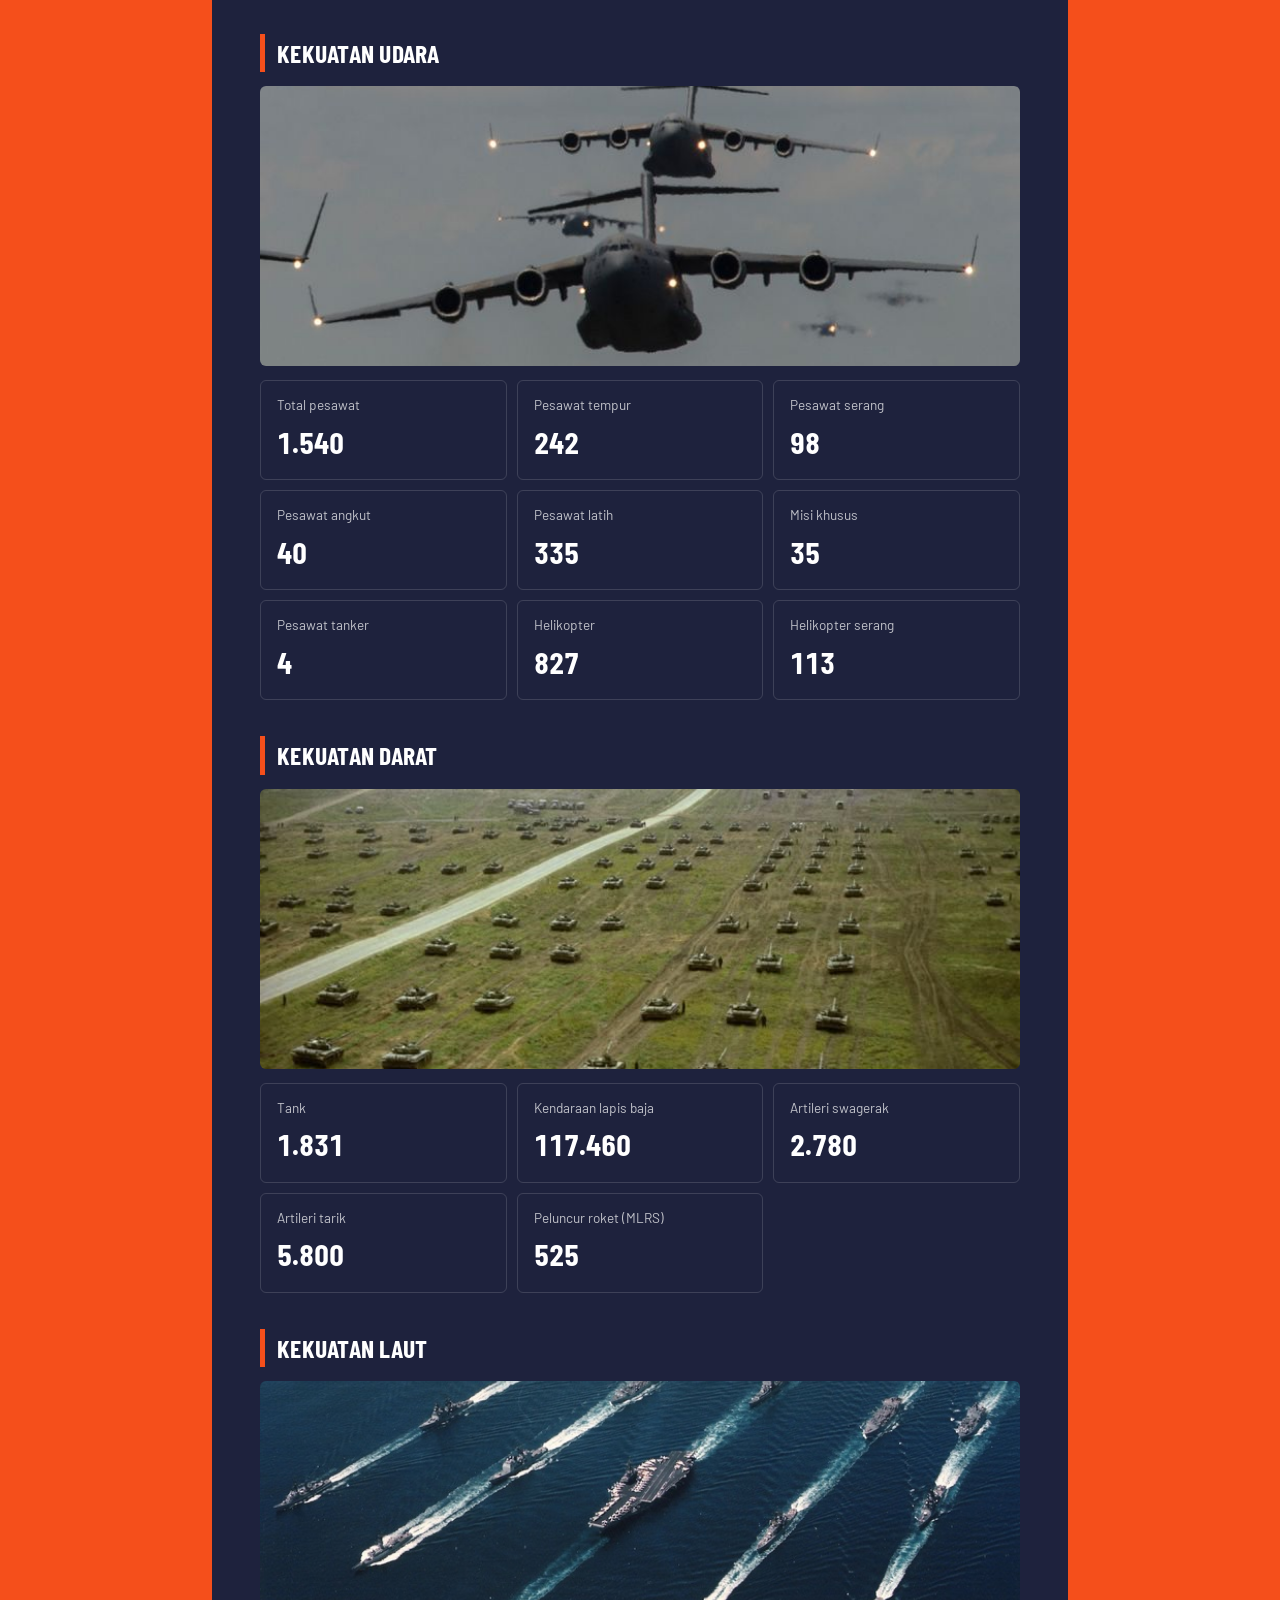
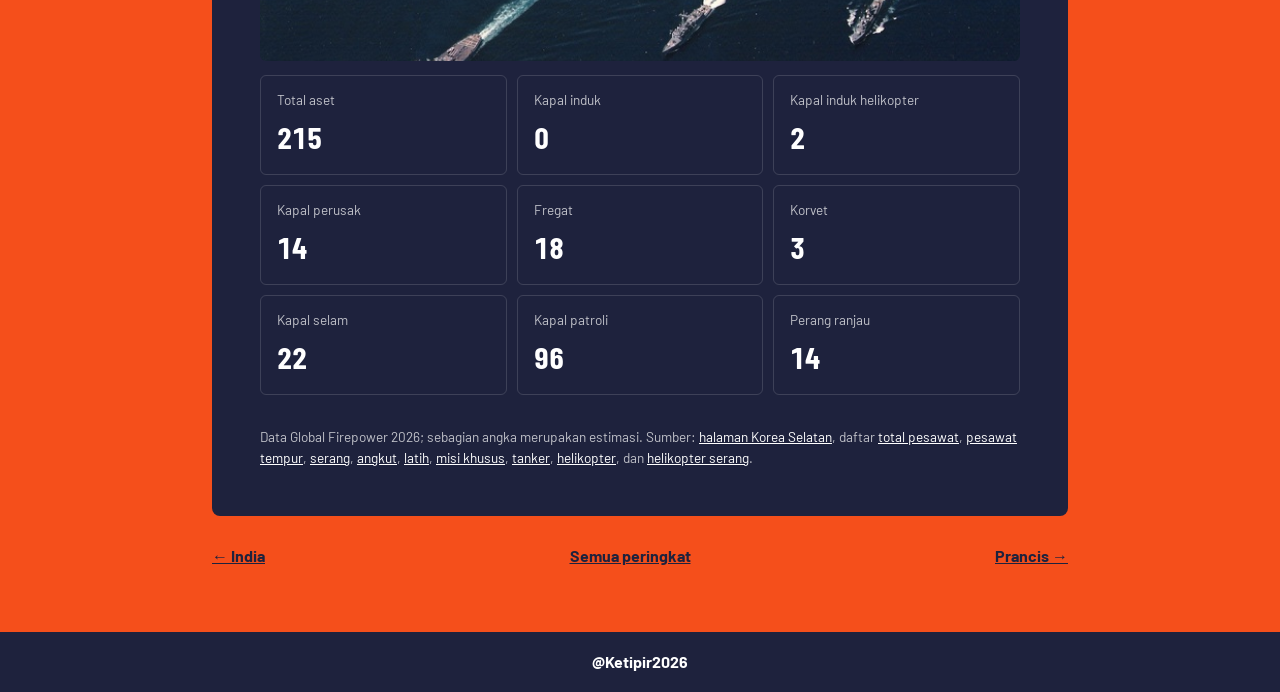
<file: negara/korea-selatan.html>
<!DOCTYPE html>
<html lang="id">
<head>
    <meta charset="UTF-8">
    <meta name="viewport" content="width=device-width, initial-scale=1.0">
    <title>Korea Selatan | Kekuatan Militer Dunia 2026</title>
    <link rel="preconnect" href="https://fonts.googleapis.com">
    <link href="https://fonts.googleapis.com/css2?family=Barlow:wght@500;600;700&family=Barlow+Condensed:wght@700;800&display=swap" rel="stylesheet">
    <link rel="stylesheet" href="../tampilan/css/Tampilan.css?v=5">
</head>
<body data-slug="korea-selatan">
    <header class="bar">
        <a class="brand" href="../tampilan/html/Lobby.html">Kekuatan Militer Dunia</a>
        <nav><a href="../tampilan/html/Daftar_negara.html">Peringkat</a></nav>
    </header>
    <main class="halaman" id="isi"></main>
    <script src="../data/Data_negara.js"></script>
    <script src="../data/Video_bendera.js"></script>
    <script src="../data/Detail_negara.js"></script>
    <footer class="footer-nav"><nav aria-label="Navigasi bawah">@Ketipir2026</nav></footer>
</body>
</html>
</file>
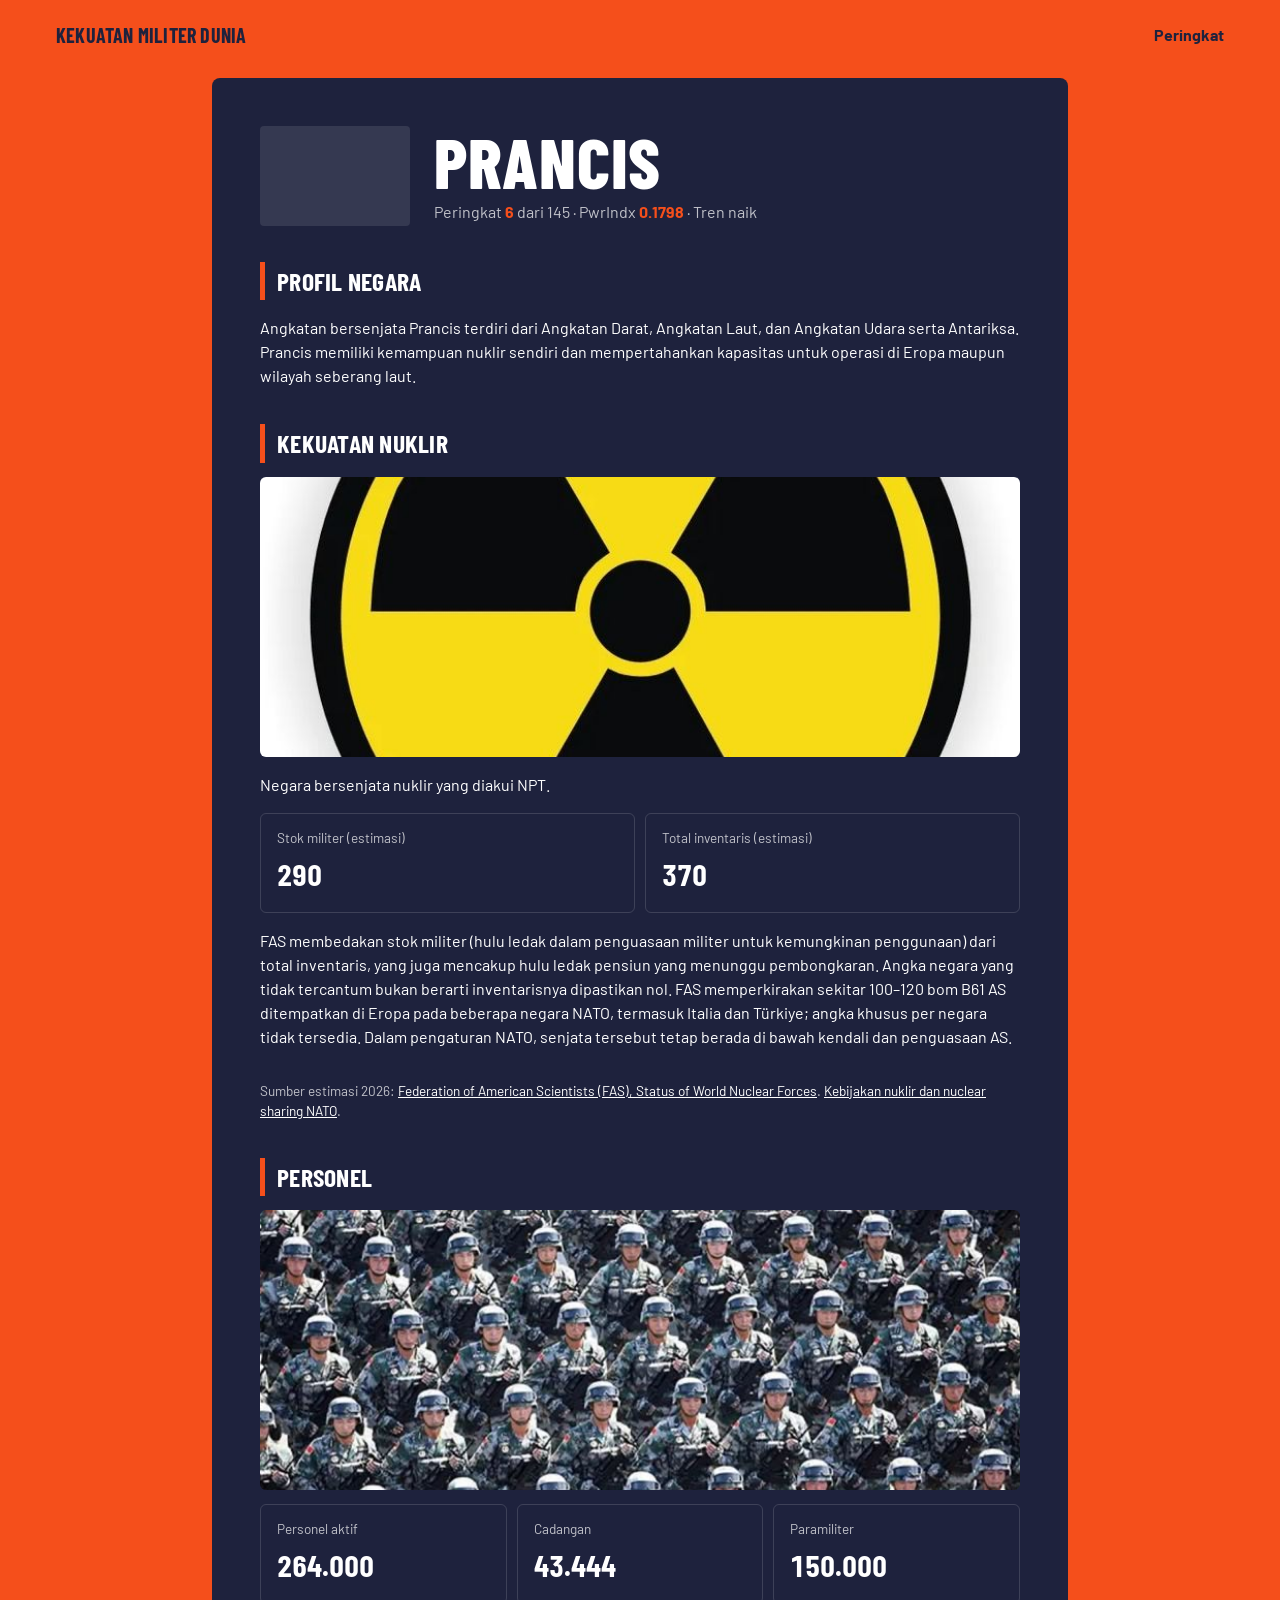
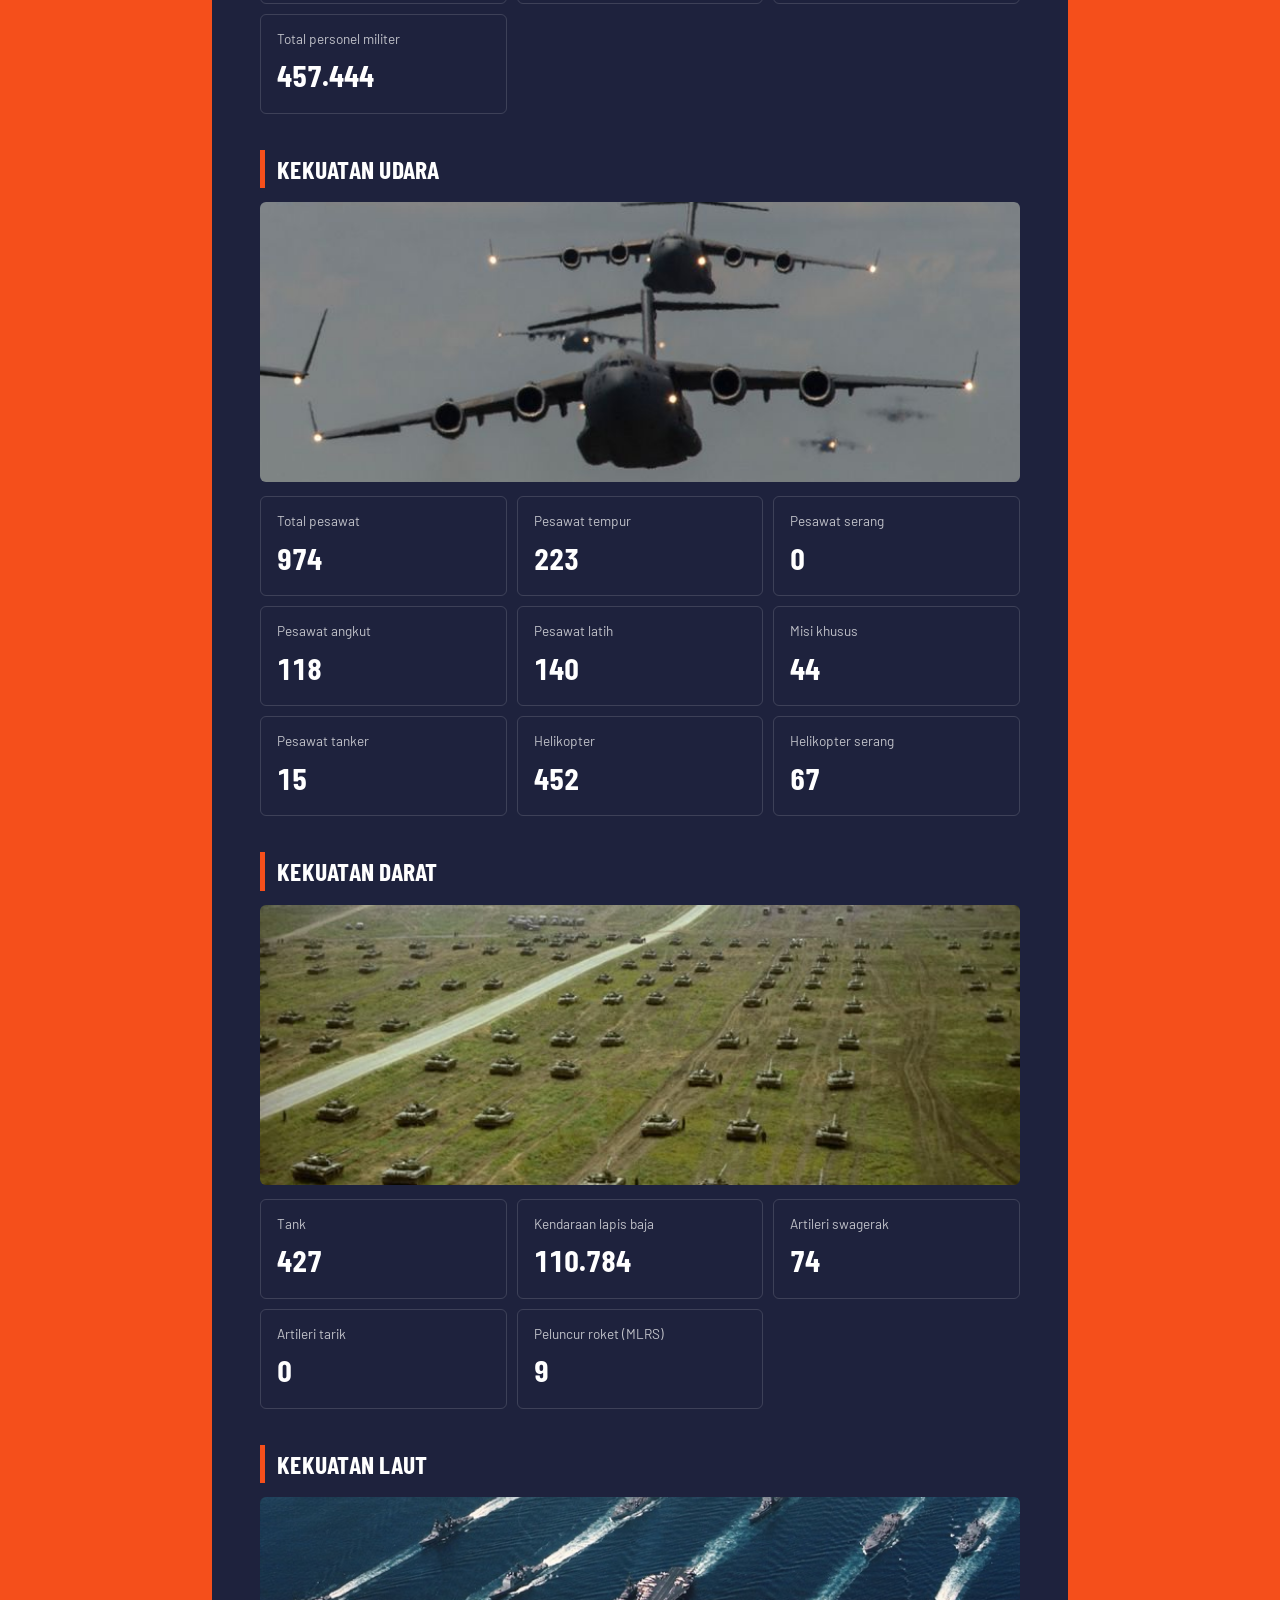
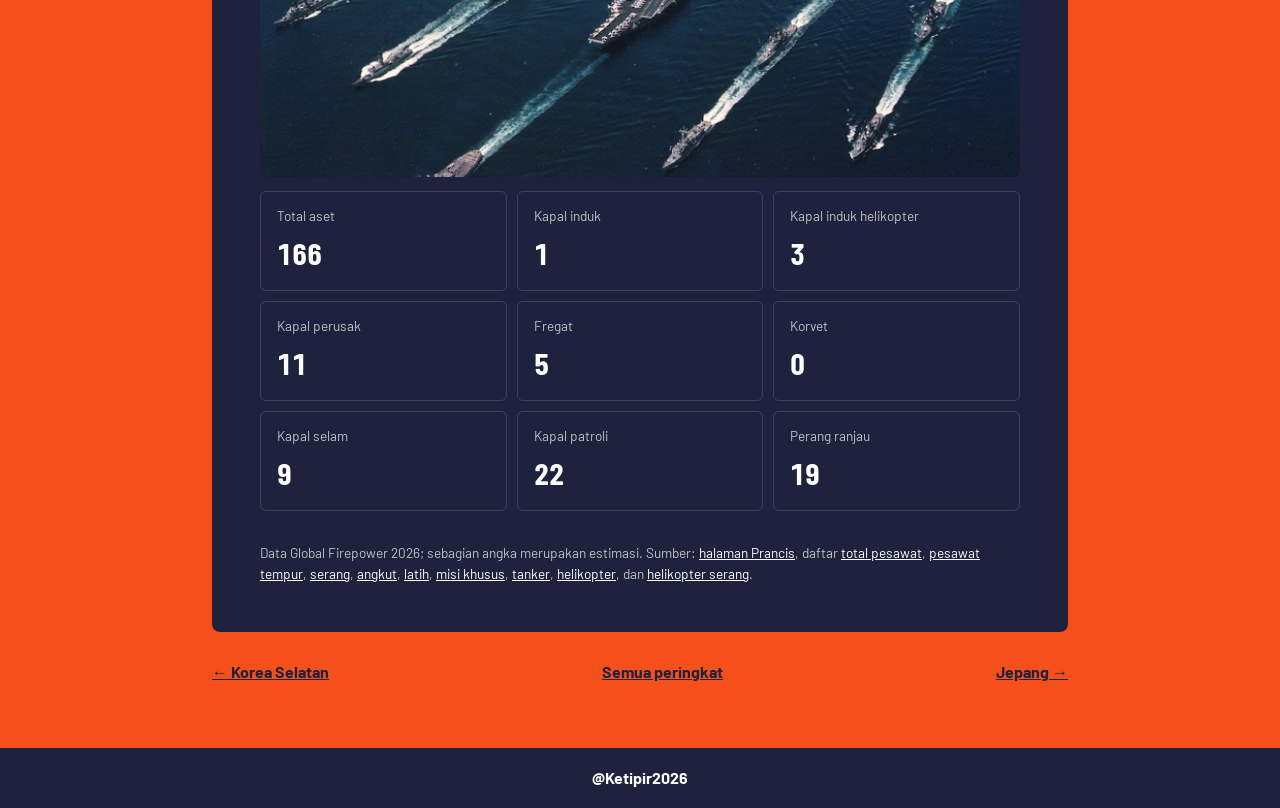
<file: negara/prancis.html>
<!DOCTYPE html>
<html lang="id">
<head>
    <meta charset="UTF-8">
    <meta name="viewport" content="width=device-width, initial-scale=1.0">
    <title>Prancis | Kekuatan Militer Dunia 2026</title>
    <link rel="preconnect" href="https://fonts.googleapis.com">
    <link href="https://fonts.googleapis.com/css2?family=Barlow:wght@500;600;700&family=Barlow+Condensed:wght@700;800&display=swap" rel="stylesheet">
    <link rel="stylesheet" href="../tampilan/css/Tampilan.css?v=5">
</head>
<body data-slug="prancis">
    <header class="bar">
        <a class="brand" href="../tampilan/html/Lobby.html">Kekuatan Militer Dunia</a>
        <nav><a href="../tampilan/html/Daftar_negara.html">Peringkat</a></nav>
    </header>
    <main class="halaman" id="isi"></main>
    <script src="../data/Data_negara.js"></script>
    <script src="../data/Video_bendera.js"></script>
    <script src="../data/Detail_negara.js"></script>
    <footer class="footer-nav"><nav aria-label="Navigasi bawah">@Ketipir2026</nav></footer>
</body>
</html>
</file>
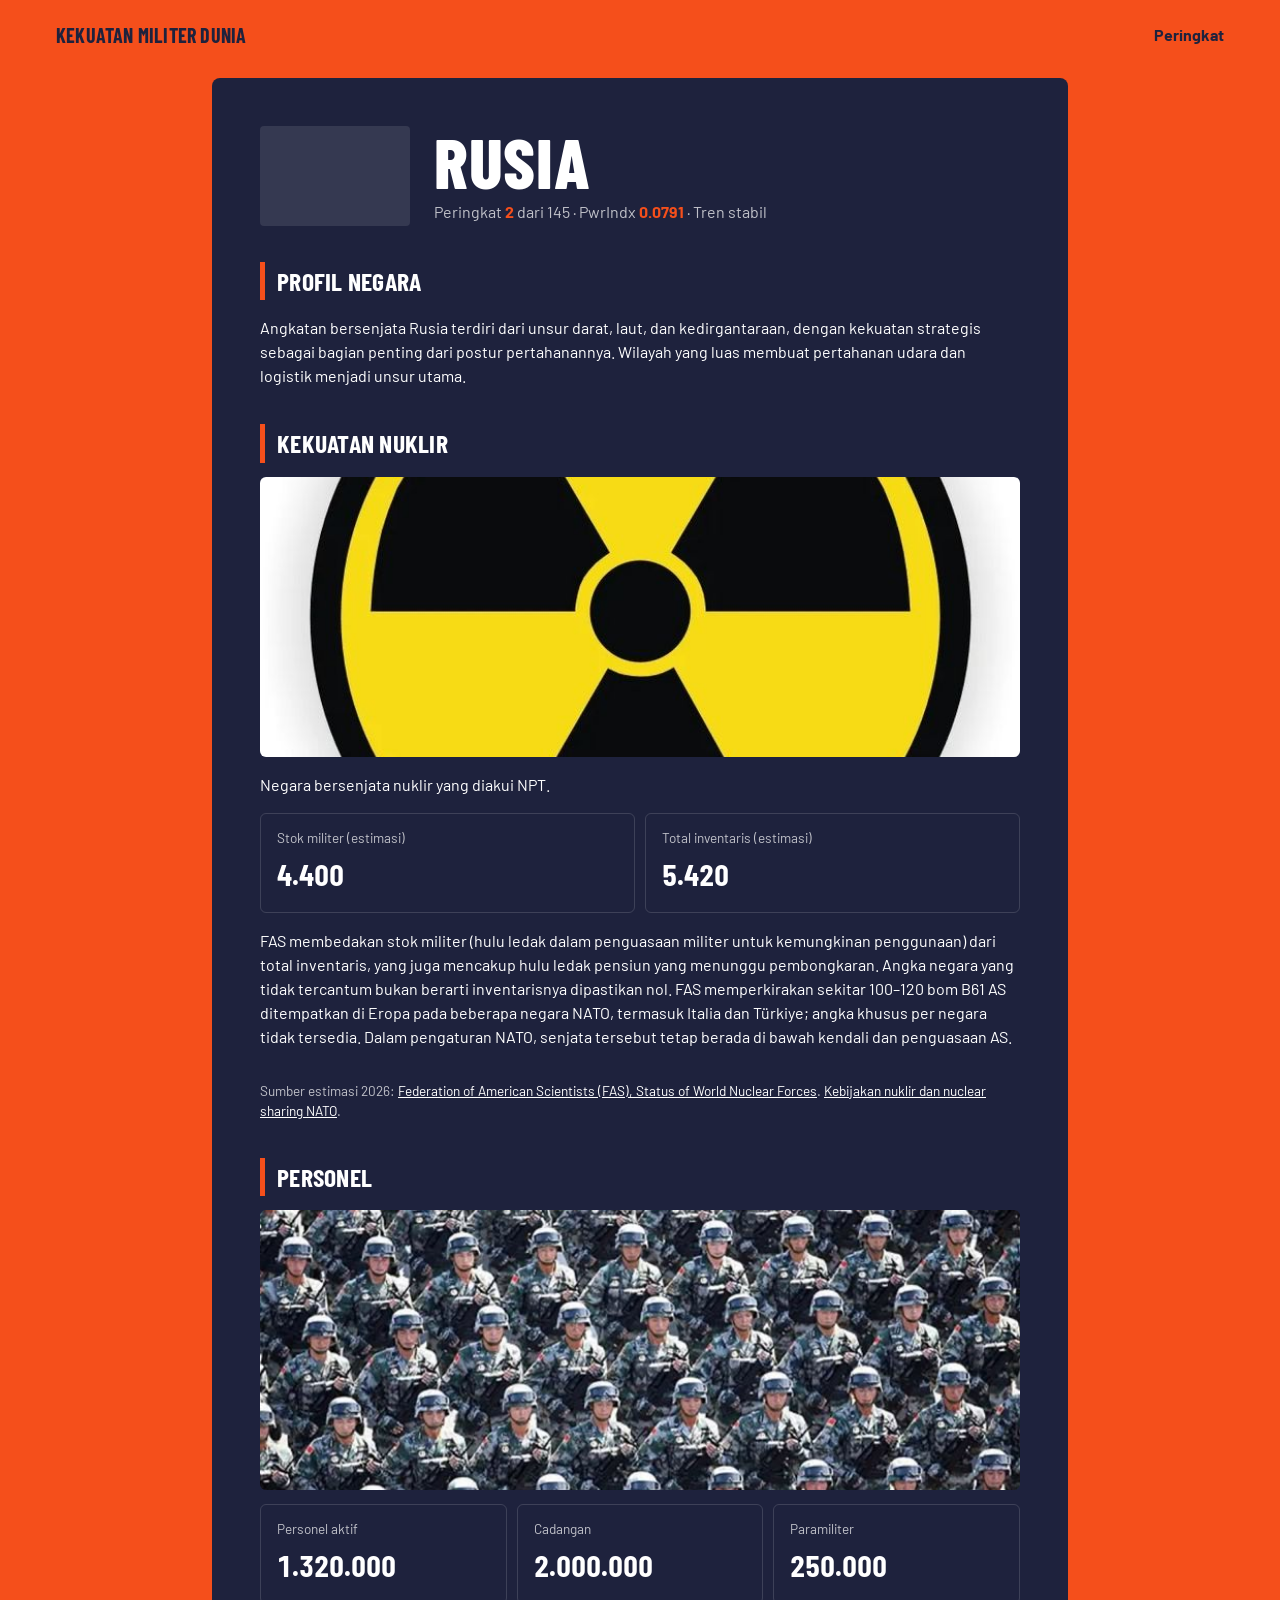
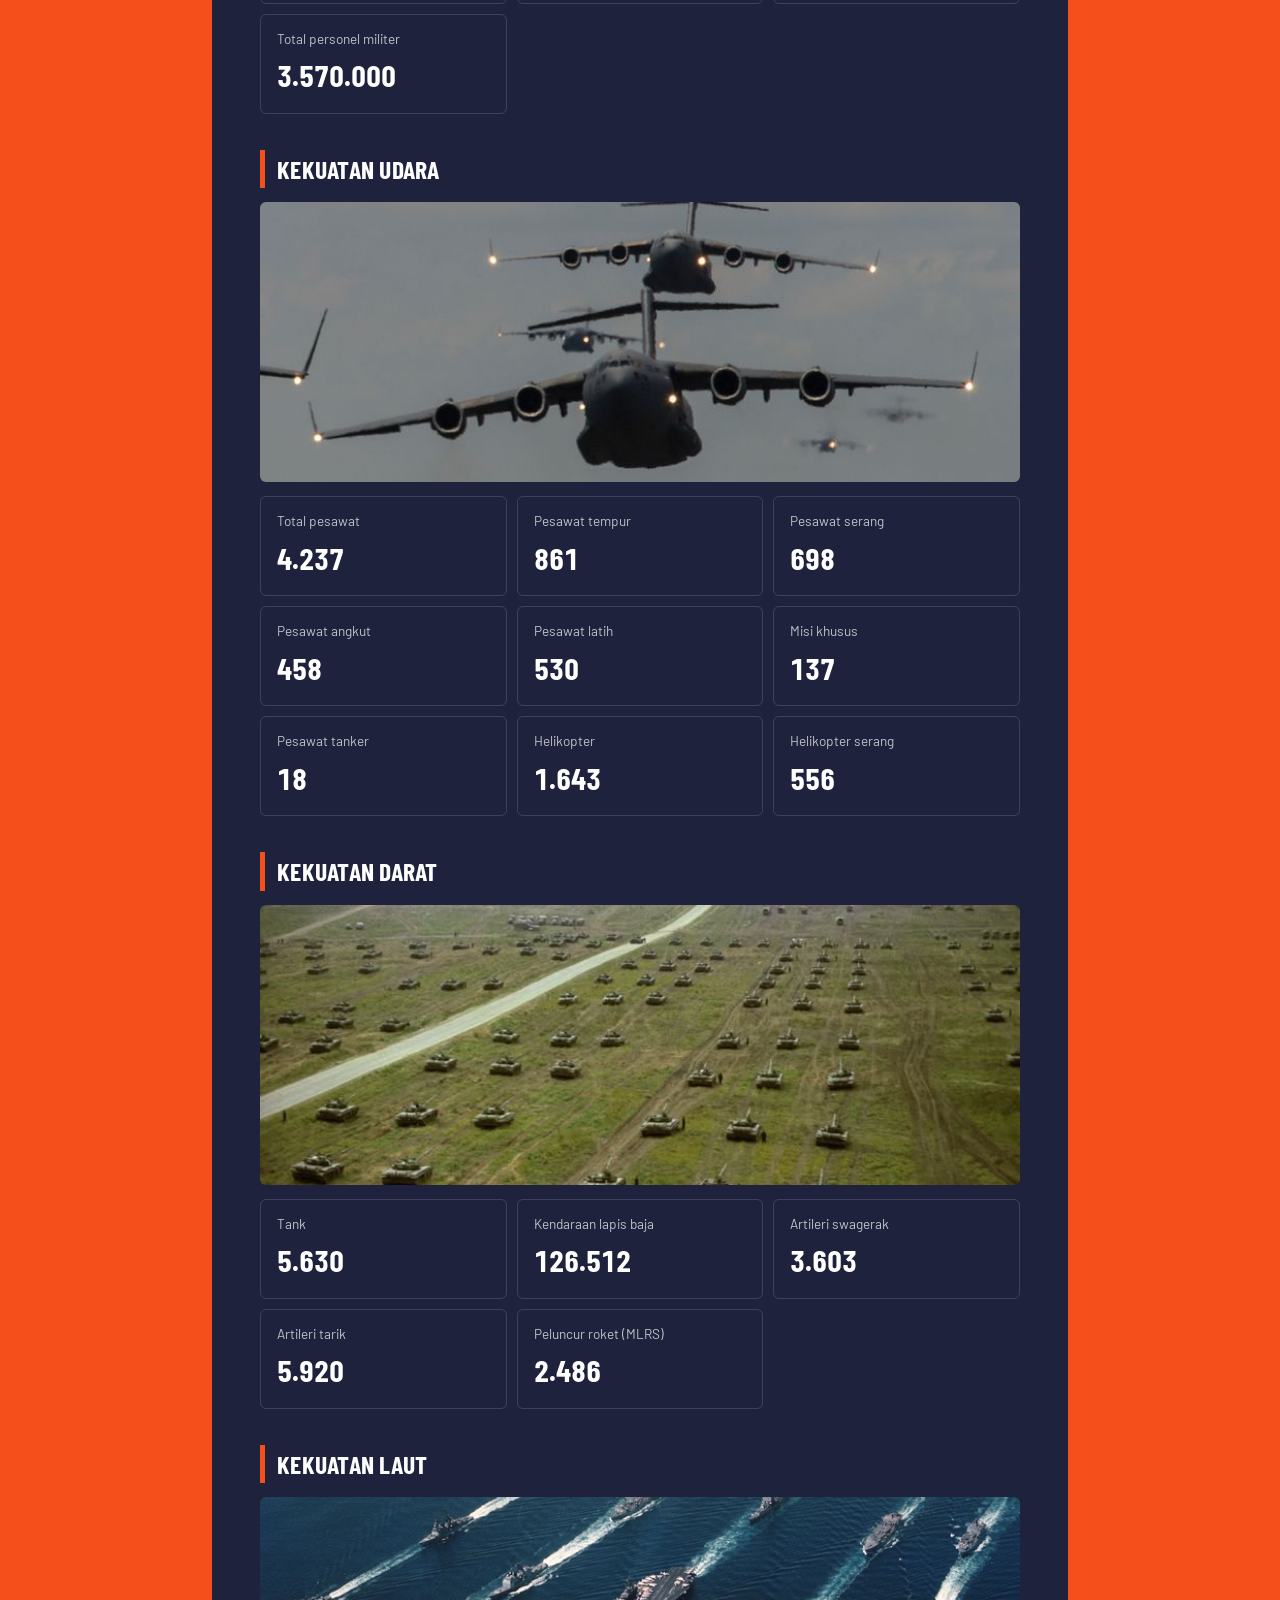
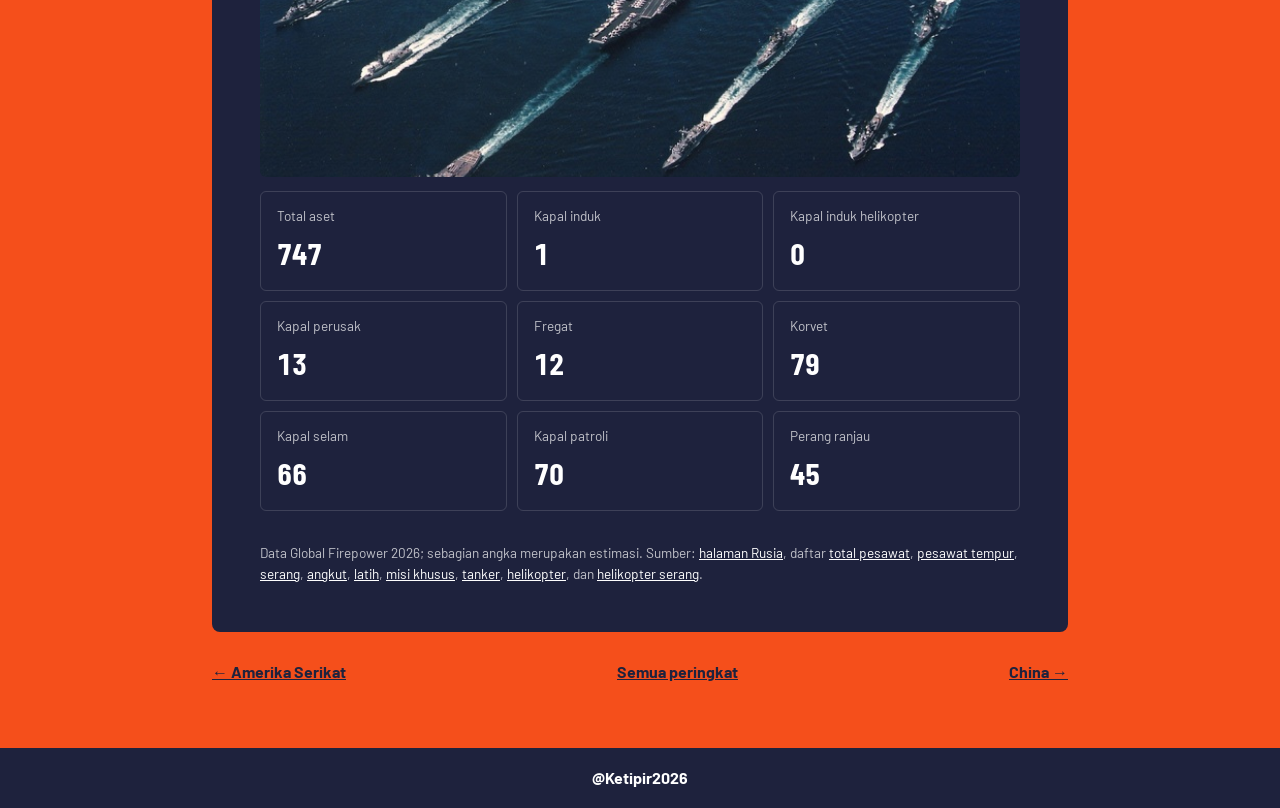
<file: negara/rusia.html>
<!DOCTYPE html>
<html lang="id">
<head>
    <meta charset="UTF-8">
    <meta name="viewport" content="width=device-width, initial-scale=1.0">
    <title>Rusia | Kekuatan Militer Dunia 2026</title>
    <link rel="preconnect" href="https://fonts.googleapis.com">
    <link href="https://fonts.googleapis.com/css2?family=Barlow:wght@500;600;700&family=Barlow+Condensed:wght@700;800&display=swap" rel="stylesheet">
    <link rel="stylesheet" href="../tampilan/css/Tampilan.css?v=5">
</head>
<body data-slug="rusia">
    <header class="bar">
        <a class="brand" href="../tampilan/html/Lobby.html">Kekuatan Militer Dunia</a>
        <nav><a href="../tampilan/html/Daftar_negara.html">Peringkat</a></nav>
    </header>
    <main class="halaman" id="isi"></main>
    <script src="../data/Data_negara.js"></script>
    <script src="../data/Video_bendera.js"></script>
    <script src="../data/Detail_negara.js"></script>
    <footer class="footer-nav"><nav aria-label="Navigasi bawah">@Ketipir2026</nav></footer>
</body>
</html>
</file>
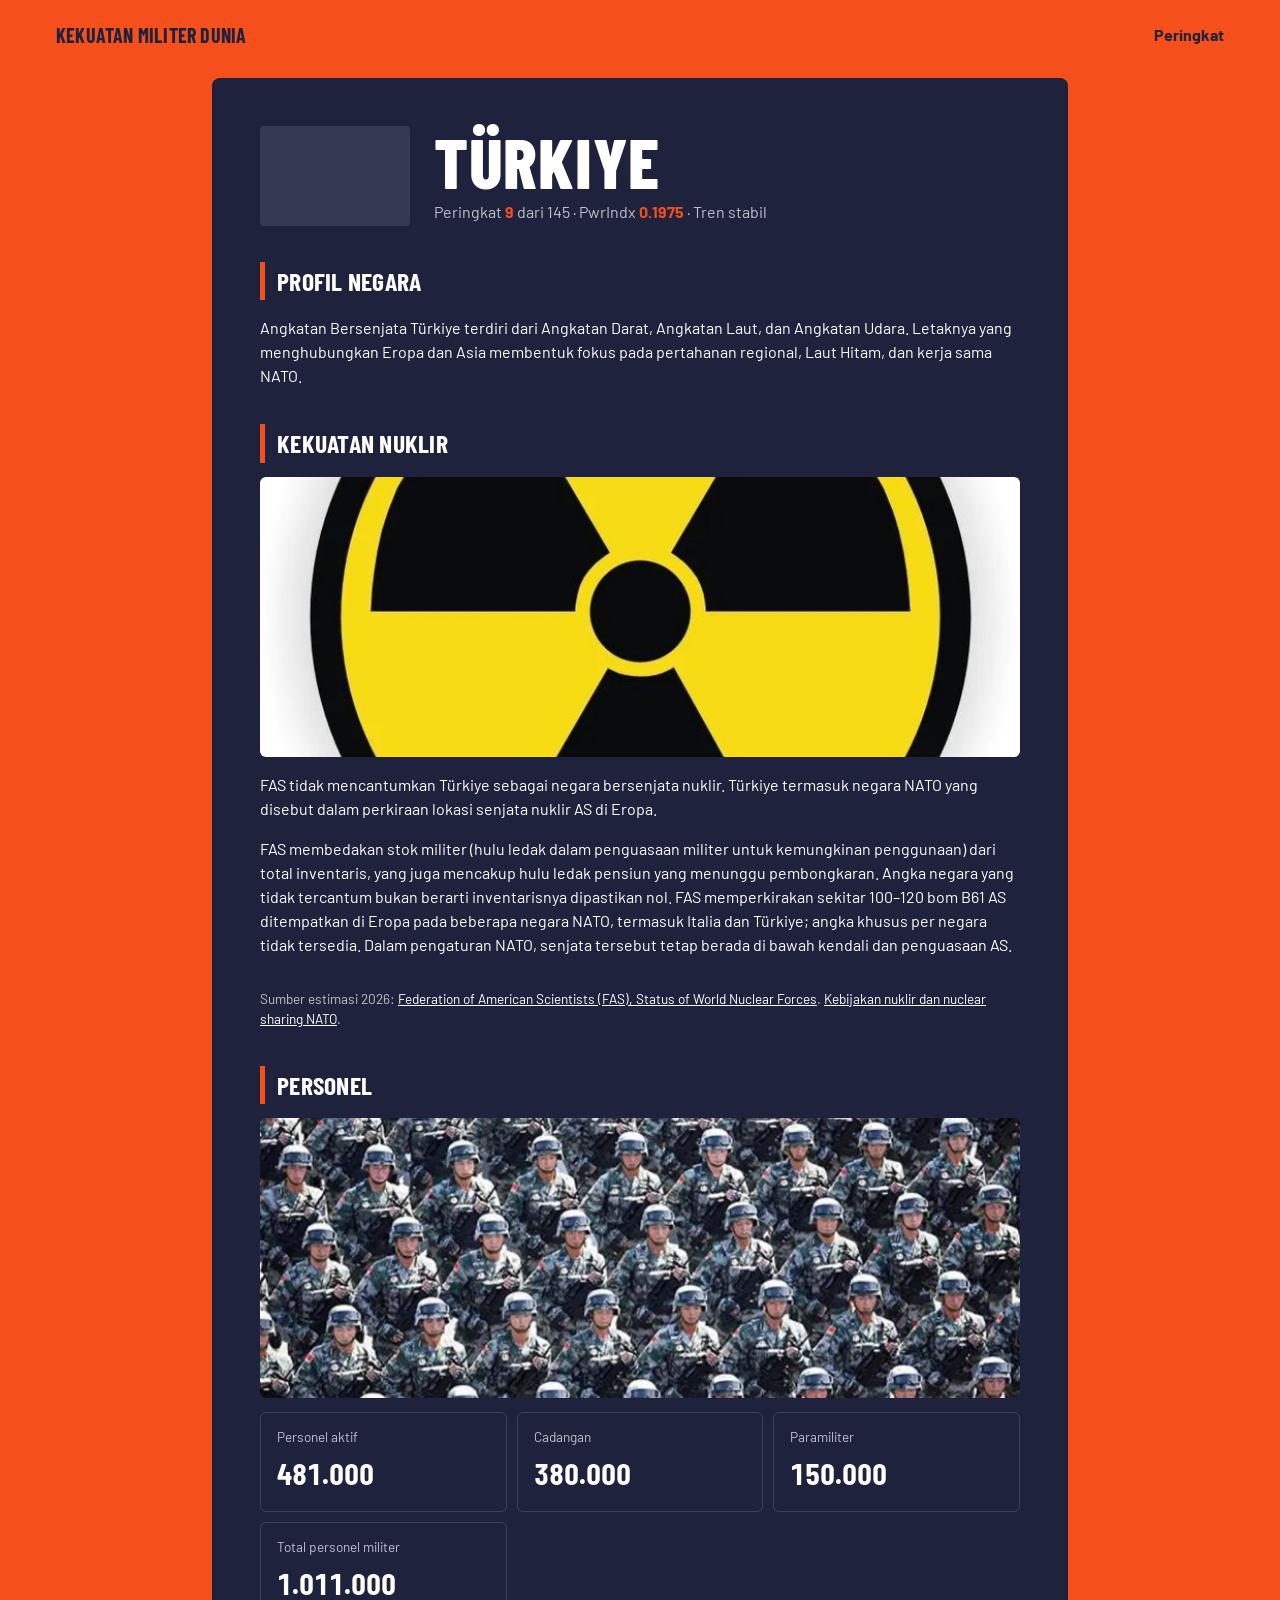
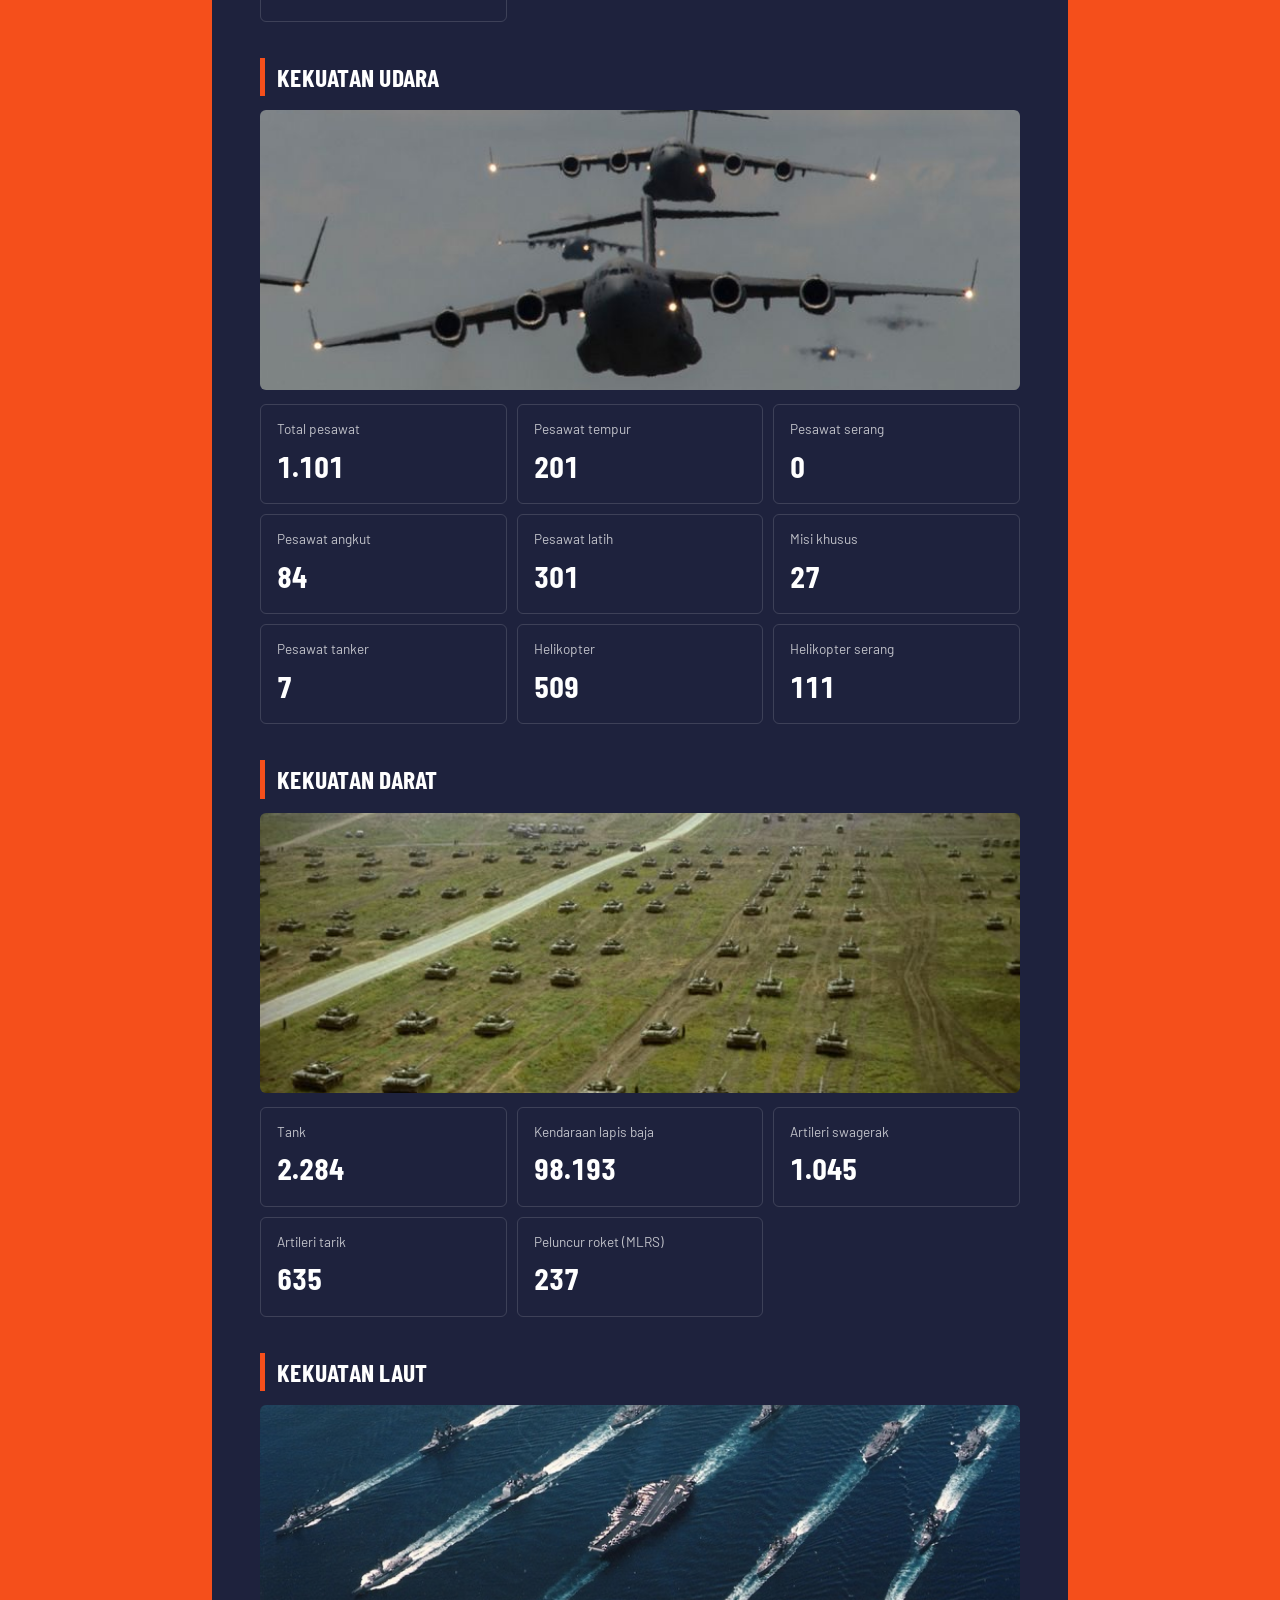
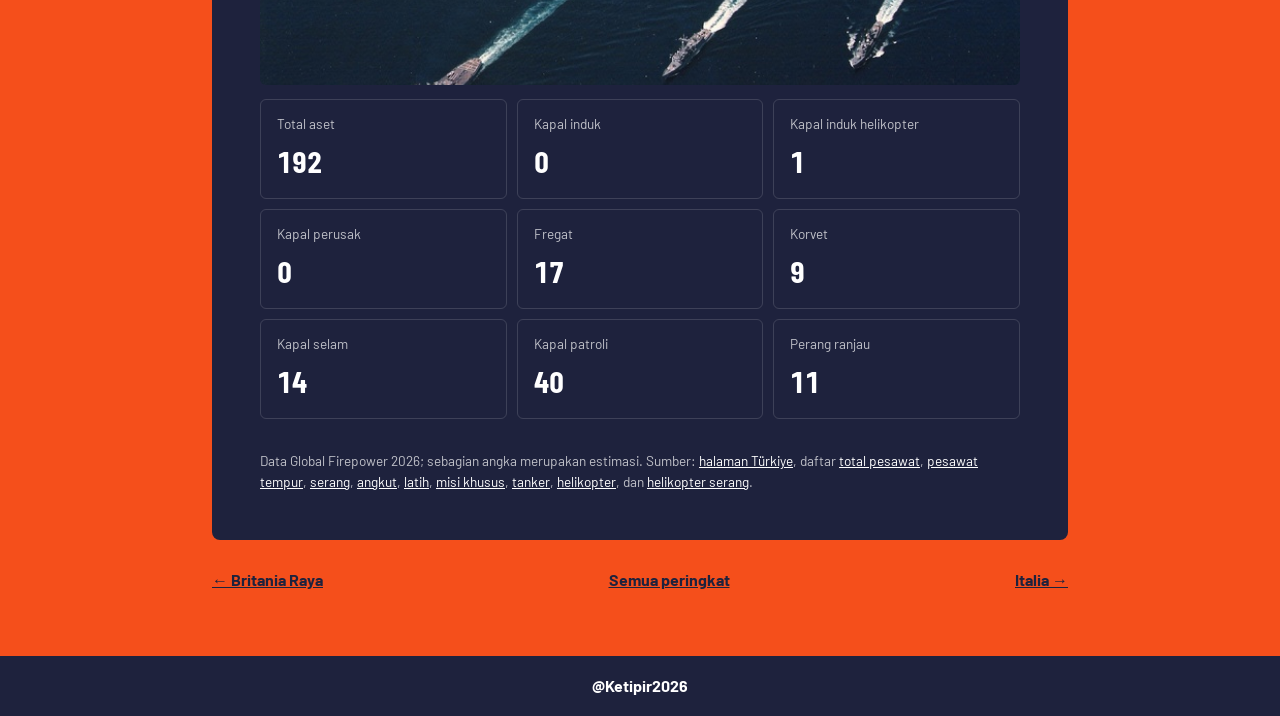
<file: negara/turkiye.html>
<!DOCTYPE html>
<html lang="id">
<head>
    <meta charset="UTF-8">
    <meta name="viewport" content="width=device-width, initial-scale=1.0">
    <title>Türkiye | Kekuatan Militer Dunia 2026</title>
    <link rel="preconnect" href="https://fonts.googleapis.com">
    <link href="https://fonts.googleapis.com/css2?family=Barlow:wght@500;600;700&family=Barlow+Condensed:wght@700;800&display=swap" rel="stylesheet">
    <link rel="stylesheet" href="../tampilan/css/Tampilan.css?v=5">
</head>
<body data-slug="turkiye">
    <header class="bar">
        <a class="brand" href="../tampilan/html/Lobby.html">Kekuatan Militer Dunia</a>
        <nav><a href="../tampilan/html/Daftar_negara.html">Peringkat</a></nav>
    </header>
    <main class="halaman" id="isi"></main>
    <script src="../data/Data_negara.js"></script>
    <script src="../data/Video_bendera.js"></script>
    <script src="../data/Detail_negara.js"></script>
    <footer class="footer-nav"><nav aria-label="Navigasi bawah">@Ketipir2026</nav></footer>
</body>
</html>
</file>
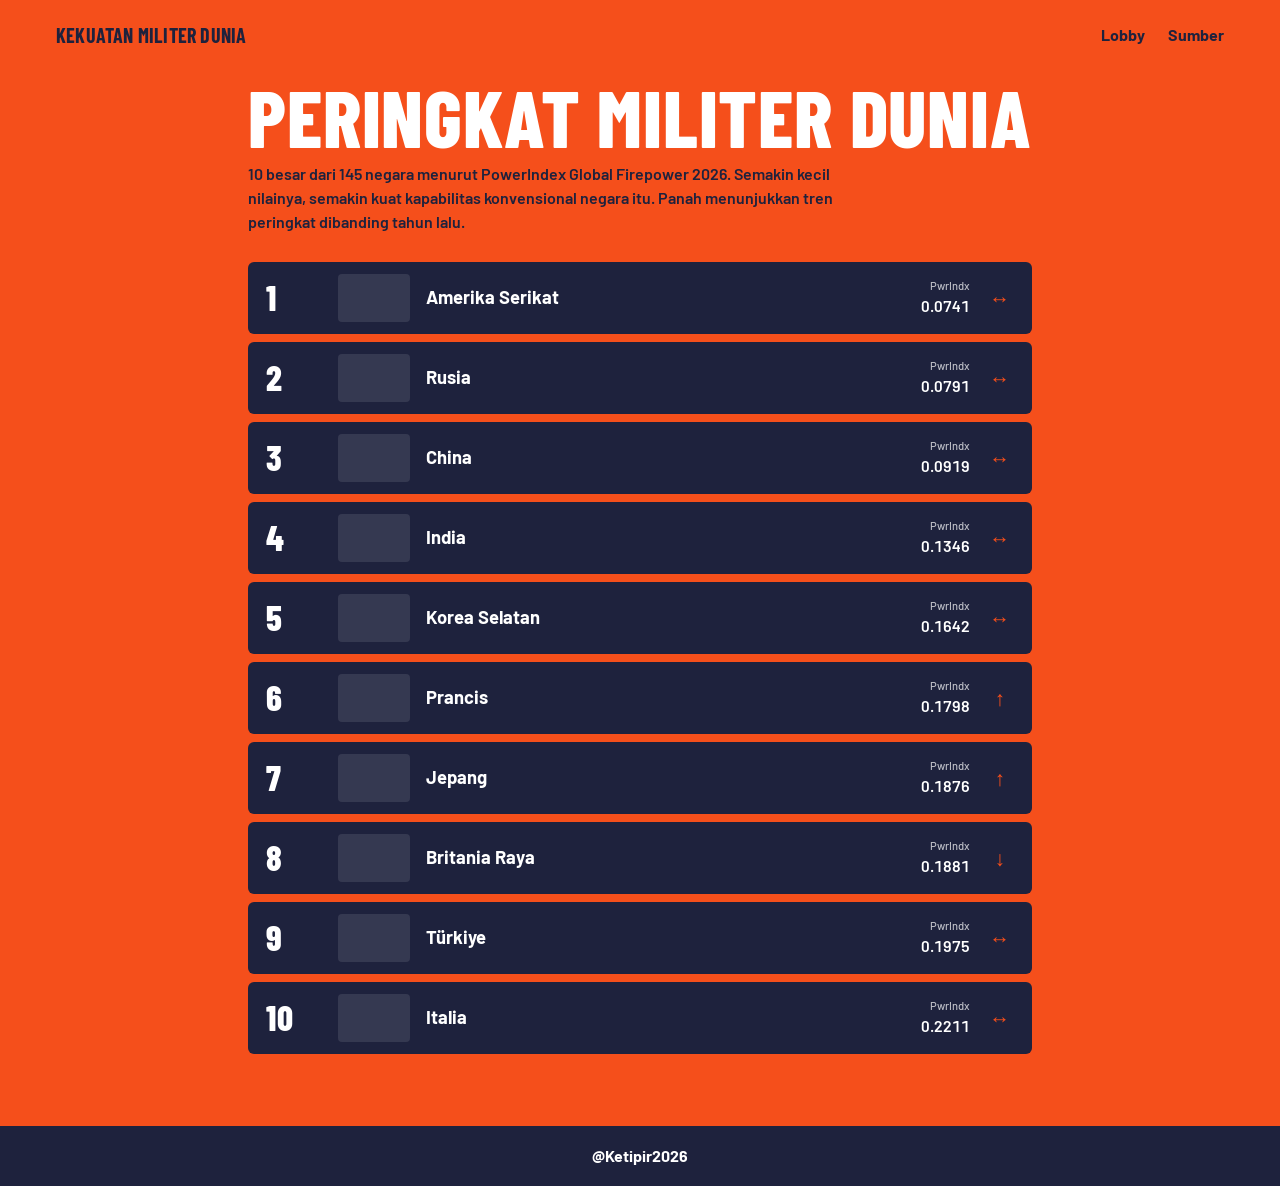
<file: tampilan/html/Daftar_negara.html>
<!DOCTYPE html>
<html lang="id">
<head>
    <meta charset="UTF-8">
    <meta name="viewport" content="width=device-width, initial-scale=1.0">
    <title>Peringkat Militer Dunia 2026 | Global Firepower</title>
    <link rel="preconnect" href="https://fonts.googleapis.com">
    <link href="https://fonts.googleapis.com/css2?family=Barlow:wght@500;600;700&family=Barlow+Condensed:wght@700;800&display=swap" rel="stylesheet">
    <link rel="stylesheet" href="../css/Tampilan.css?v=5">
</head>
<body>
    <header class="bar">
        <a class="brand" href="Lobby.html">Kekuatan Militer Dunia</a>
        <nav>
            <a href="Lobby.html">Lobby</a>
            <a href="https://www.globalfirepower.com/countries-listing.php" target="_blank" rel="noopener noreferrer">Sumber</a>
        </nav>
    </header>

    <main class="halaman">
        <h1>Peringkat militer dunia</h1>
        <p class="catatan">10 besar dari 145 negara menurut PowerIndex Global Firepower 2026. Semakin kecil nilainya, semakin kuat kapabilitas konvensional negara itu. Panah menunjukkan tren peringkat dibanding tahun lalu.</p>
        <div id="daftar"></div>
    </main>

    <script src="../../data/Data_negara.js"></script>
    <script src="../../data/Video_bendera.js"></script>
    <script>
        const daftar = document.getElementById('daftar');
        NEGARA.forEach((n) => {
            const a = document.createElement('a');
            a.className = 'baris';
            a.href = '../../negara/' + n.slug + '.html';
            a.innerHTML =
                '<span class="angka">' + n.rank + '</span>' +
                '<div class="bendera"><video loop muted playsinline preload="none" aria-label="Bendera ' + n.nama + '"><source src="../../gambar/animasi%20bendera/' + encodeURIComponent(n.video) + '" type="video/mp4"></video></div>' +
                '<span class="nama">' + n.nama + '</span>' +
                '<span class="idx"><small>PwrIndx</small>' + n.idx + '</span>' +
                '<span class="tren" aria-label="' + n.tren + '">' + TREN[n.tren] + '</span>';
            daftar.appendChild(a);
        });
        aktifkanVideoBendera();
    </script>
    <footer class="footer-nav"><nav aria-label="Navigasi bawah">@Ketipir2026</nav></footer>
</body>
</html>
</file>
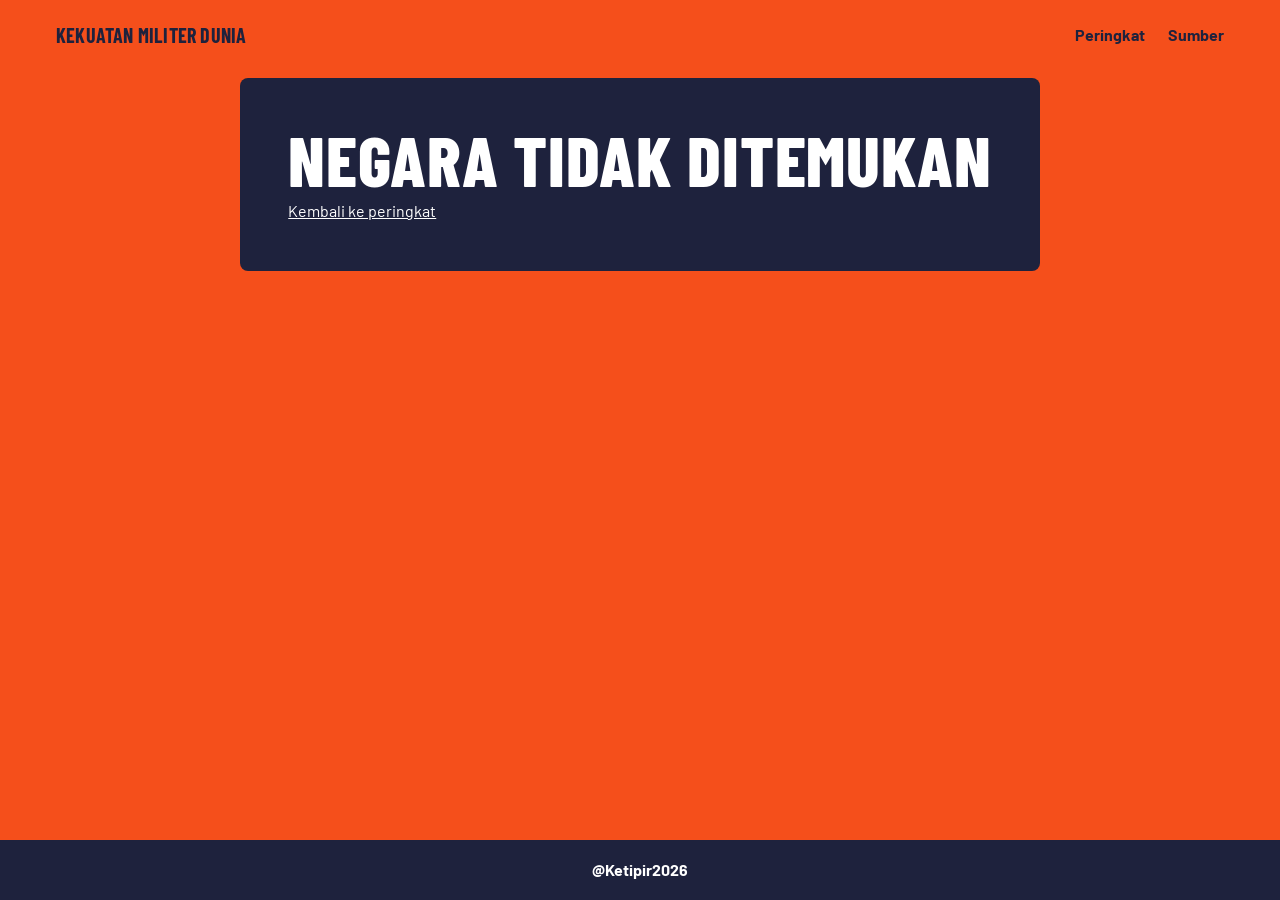
<file: tampilan/html/Detail_negara.html>
<!DOCTYPE html>
<html lang="id">
<head>
    <meta charset="UTF-8">
    <meta name="viewport" content="width=device-width, initial-scale=1.0">
    <title>Detail Militer | Kekuatan Militer Dunia 2026</title>
    <link rel="preconnect" href="https://fonts.googleapis.com">
    <link href="https://fonts.googleapis.com/css2?family=Barlow:wght@500;600;700&family=Barlow+Condensed:wght@700;800&display=swap" rel="stylesheet">
    <link rel="stylesheet" href="../css/Tampilan.css?v=5">
</head>
<body>
    <header class="bar">
        <a class="brand" href="Lobby.html">Kekuatan Militer Dunia</a>
        <nav>
            <a href="Daftar_negara.html">Peringkat</a>
            <a href="https://www.globalfirepower.com/countries-listing.php" target="_blank" rel="noopener noreferrer">Sumber</a>
        </nav>
    </header>

    <main class="halaman" id="isi"></main>

    <script src="../../data/Data_negara.js"></script>
    <script src="../../data/Video_bendera.js"></script>
    <script src="../../data/Detail_negara.js"></script>
    <footer class="footer-nav"><nav aria-label="Navigasi bawah">@Ketipir2026</nav></footer>
</body>
</html>
</file>
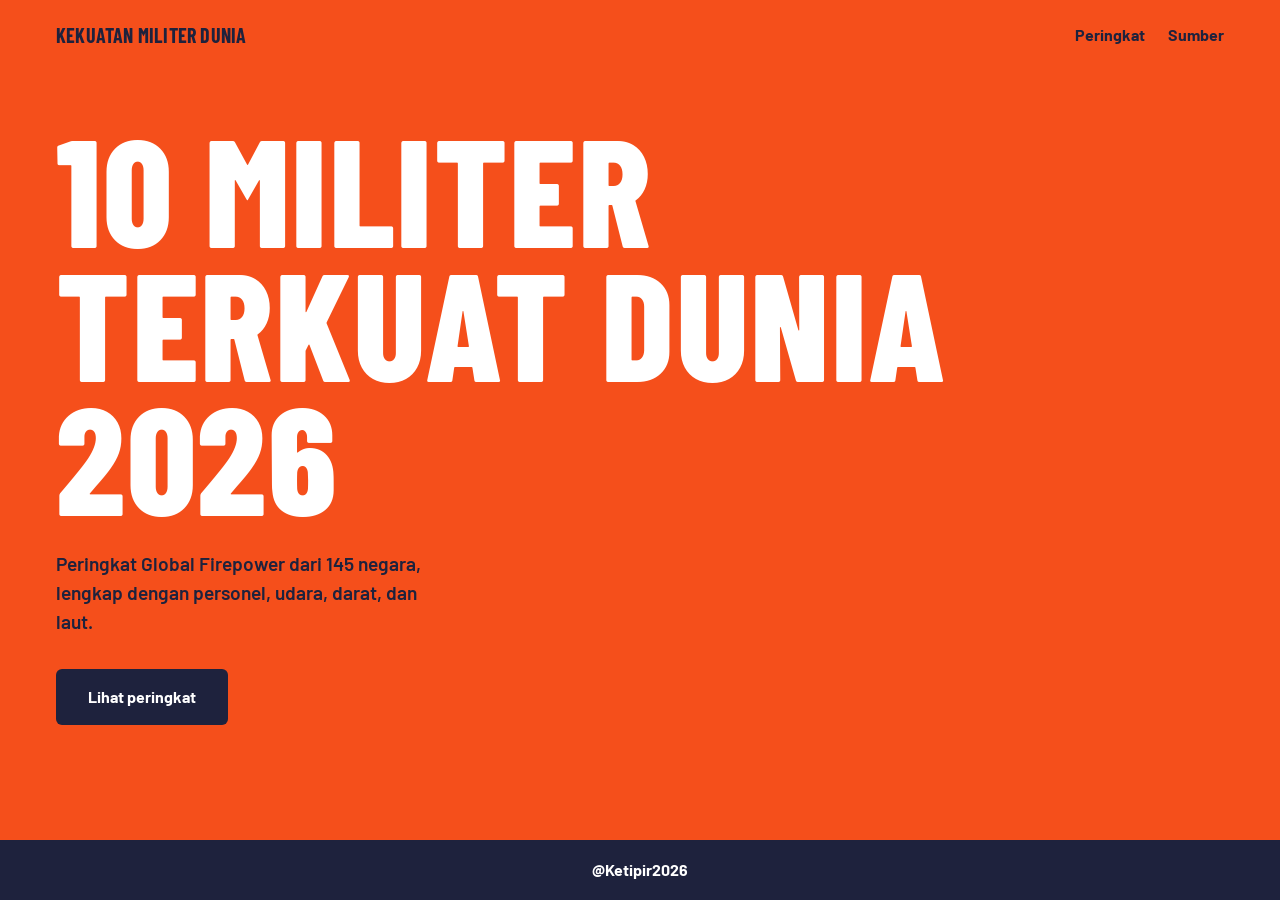
<file: tampilan/html/Lobby.html>
<!DOCTYPE html>
<html lang="id">
<head>
    <meta charset="UTF-8">
    <meta name="viewport" content="width=device-width, initial-scale=1.0">
    <title>Kekuatan Militer Dunia 2026</title>
    <link rel="preconnect" href="https://fonts.googleapis.com">
    <link href="https://fonts.googleapis.com/css2?family=Barlow:wght@500;600;700&family=Barlow+Condensed:wght@700;800&display=swap" rel="stylesheet">
    <link rel="stylesheet" href="../css/Tampilan.css?v=5">
</head>
<body>
    <header class="bar">
        <a class="brand" href="Lobby.html">Kekuatan Militer Dunia</a>
        <nav>
            <a href="Daftar_negara.html">Peringkat</a>
            <a href="https://www.globalfirepower.com/countries-listing.php" target="_blank" rel="noopener noreferrer">Sumber</a>
        </nav>
    </header>

    <main class="lobby">
        <h1>10 militer terkuat dunia 2026</h1>
        <p>Peringkat Global Firepower dari 145 negara, lengkap dengan personel, udara, darat, dan laut.</p>
        <div><a class="tombol" href="Daftar_negara.html">Lihat peringkat</a></div>
    </main>
    <footer class="footer-nav"><nav aria-label="Navigasi bawah">@Ketipir2026</nav></footer>
</body>
</html>
</file>
<file: tampilan/css/Tampilan.css>
:root {
    --o: #F54F1B;
    --n: #1E223D;
    --w: #FFFFFF;
    --w70: rgba(255, 255, 255, 0.72);
    --garis: rgba(255, 255, 255, 0.14);
}

* { box-sizing: border-box; }

body {
    display: flex;
    flex-direction: column;
    margin: 0;
    min-height: 100vh;
    min-height: 100svh;
    background: var(--o);
    color: var(--n);
    font-family: 'Barlow', 'Segoe UI', Tahoma, sans-serif;
    font-size: 1rem;
    line-height: 1.5;
}

h1, h2, .brand, .angka {
    font-family: 'Barlow Condensed', 'Arial Narrow', Impact, sans-serif;
    text-transform: uppercase;
    letter-spacing: 0.01em;
}

a:focus-visible { outline: 3px solid var(--w); outline-offset: 3px; }

.bar {
    display: flex;
    justify-content: space-between;
    align-items: center;
    gap: 16px;
    padding: 20px clamp(20px, 5vw, 56px);
}

.brand { font-size: 1.25rem; font-weight: 700; color: var(--n); text-decoration: none; }
.bar nav a { color: var(--n); font-weight: 700; margin-left: 20px; text-decoration: none; }
.bar nav a:hover { text-decoration: underline; text-underline-offset: 4px; }

/* Lobby */
.lobby { flex: 1; display: grid; align-content: center; padding: 0 clamp(20px, 5vw, 56px) 64px; max-width: 1100px; }
.lobby h1 { margin: 0; color: var(--w); font-size: clamp(3.4rem, 14vw, 9.5rem); line-height: 0.88; font-weight: 800; }
.lobby p { margin: 28px 0 32px; max-width: 34ch; color: var(--n); font-size: 1.2rem; font-weight: 600; }

.tombol {
    display: inline-block;
    padding: 16px 32px;
    background: var(--n);
    color: var(--w);
    font-weight: 700;
    text-decoration: none;
    border-radius: 6px;
    transition: transform 0.15s ease, background 0.15s ease;
}
.tombol:hover { transform: translateY(-2px); background: #2b3057; }

/* Daftar */
.halaman { max-width: 920px; margin: 0 auto; padding: 8px clamp(20px, 5vw, 32px) 64px; }
.halaman h1 { margin: 0 0 8px; color: var(--w); font-size: clamp(2.6rem, 9vw, 5rem); line-height: 0.95; font-weight: 800; }
.catatan { margin: 0 0 28px; max-width: 70ch; font-weight: 600; }
.catatan a { color: var(--n); }

.baris {
    display: grid;
    grid-template-columns: 56px 72px minmax(0, 1fr) auto 28px;
    align-items: center;
    gap: 16px;
    padding: 12px 18px;
    margin-bottom: 8px;
    background: var(--n);
    color: var(--w);
    border-radius: 6px;
    text-decoration: none;
    transition: background 0.15s ease, color 0.15s ease;
}
.baris:hover, .baris:focus-visible { background: var(--w); color: var(--n); }
.baris .angka { font-size: 2.2rem; font-weight: 800; line-height: 1; }
.baris .nama { font-size: 1.15rem; font-weight: 700; }
.baris .idx { font-variant-numeric: tabular-nums; font-weight: 600; text-align: right; }
.baris .idx small { display: block; font-size: 0.7rem; opacity: 0.7; font-weight: 500; }
.tren { color: var(--o); font-size: 1.3rem; font-weight: 800; text-align: center; }

.bendera { width: 72px; height: 48px; border-radius: 4px; overflow: hidden; background: rgba(255, 255, 255, 0.1); }
.bendera video { width: 100%; height: 100%; object-fit: cover; display: block; }

/* Detail */
.panel { background: var(--n); color: var(--w); border-radius: 8px; padding: clamp(24px, 5vw, 48px); }
.panel .atas { display: flex; align-items: center; gap: 24px; flex-wrap: wrap; margin-bottom: 28px; }
.panel .bendera { width: 150px; height: 100px; }
.panel h1 { margin: 0; font-size: clamp(2.4rem, 8vw, 4.4rem); line-height: 0.95; font-weight: 800; }
.panel .sub { margin: 6px 0 0; color: var(--w70); }
.panel .sub b { color: var(--o); }

.seksi { margin-top: 36px; }
.seksi h2 { margin: 0 0 14px; padding-left: 12px; border-left: 5px solid var(--o); font-size: 1.6rem; font-weight: 700; }
.gambar-seksi { display: block; width: 100%; max-height: 280px; margin: 0 0 14px; border-radius: 6px; object-fit: cover; }
.stat { display: grid; grid-template-columns: repeat(auto-fit, minmax(min(100%, 190px), 1fr)); gap: 10px; margin: 0; }
.stat div { padding: 14px 16px; border: 1px solid var(--garis); border-radius: 6px; }
.stat dt { color: var(--w70); font-size: 0.85rem; }
.stat dd { margin: 4px 0 0; font-family: 'Barlow Condensed', 'Arial Narrow', sans-serif; font-size: 1.9rem; font-weight: 700; font-variant-numeric: tabular-nums; }

.kosong { margin-top: 28px; padding: 18px; border: 1px dashed var(--w70); border-radius: 6px; color: var(--w70); }
.sumber { margin: 32px 0 0; color: var(--w70); font-size: 0.85rem; }
.sumber a { color: var(--w); }

.navigasi { display: flex; justify-content: space-between; gap: 12px; margin-top: 28px; flex-wrap: wrap; }
.navigasi a { color: var(--n); font-weight: 700; }

.footer-nav {
    margin-top: auto;
    padding: 18px clamp(20px, 5vw, 56px);
    background: var(--n);
    color: var(--w);
    text-align: center;
    font-weight: 700;
}

@media (max-width: 560px) {
    .bar { gap: 8px; padding: 14px 16px; }
    .brand { font-size: 1.1rem; line-height: 1.15; }
    .bar nav a { margin-left: 12px; }
    .halaman { padding: 12px 16px 40px; }
    .halaman h1 { font-size: clamp(2.2rem, 10vw, 2.8rem); }
    .baris { grid-template-columns: 32px 48px minmax(0, 1fr) auto; gap: 8px; padding: 10px; }
    .baris .angka { font-size: 1.5rem; }
    .baris .nama { font-size: 1rem; line-height: 1.2; }
    .baris .idx { font-size: 0.9rem; }
    .baris .idx small { font-size: 0.65rem; }
    .bendera { width: 48px; height: 32px; }
    .baris .tren { display: none; }
    .bar nav a[href^="https://"] { display: none; }
    .lobby { padding: 24px 16px 40px; }
    .lobby h1 { font-size: clamp(3rem, 13vw, 4.2rem); }
    .lobby p { margin: 20px 0 24px; font-size: 1.05rem; }
    .tombol { padding: 14px 24px; }
    .panel { padding: 20px; }
    .panel .atas { gap: 16px; margin-bottom: 24px; }
    .panel .bendera { width: 112px; height: 75px; }
    .panel h1 { font-size: clamp(2.2rem, 10vw, 3rem); }
    .seksi { margin-top: 28px; }
    .seksi h2 { font-size: 1.35rem; }
    .gambar-seksi { max-height: 200px; }
    .stat dd { font-size: 1.65rem; }
    .sumber { line-height: 1.55; overflow-wrap: anywhere; }
    .navigasi { margin-top: 20px; gap: 8px; }
    .navigasi a { display: inline-flex; min-height: 44px; align-items: center; }
    .footer-nav { padding-bottom: calc(18px + env(safe-area-inset-bottom)); }
}

@media (prefers-reduced-motion: reduce) {
    * { transition: none !important; }
}
</file>
